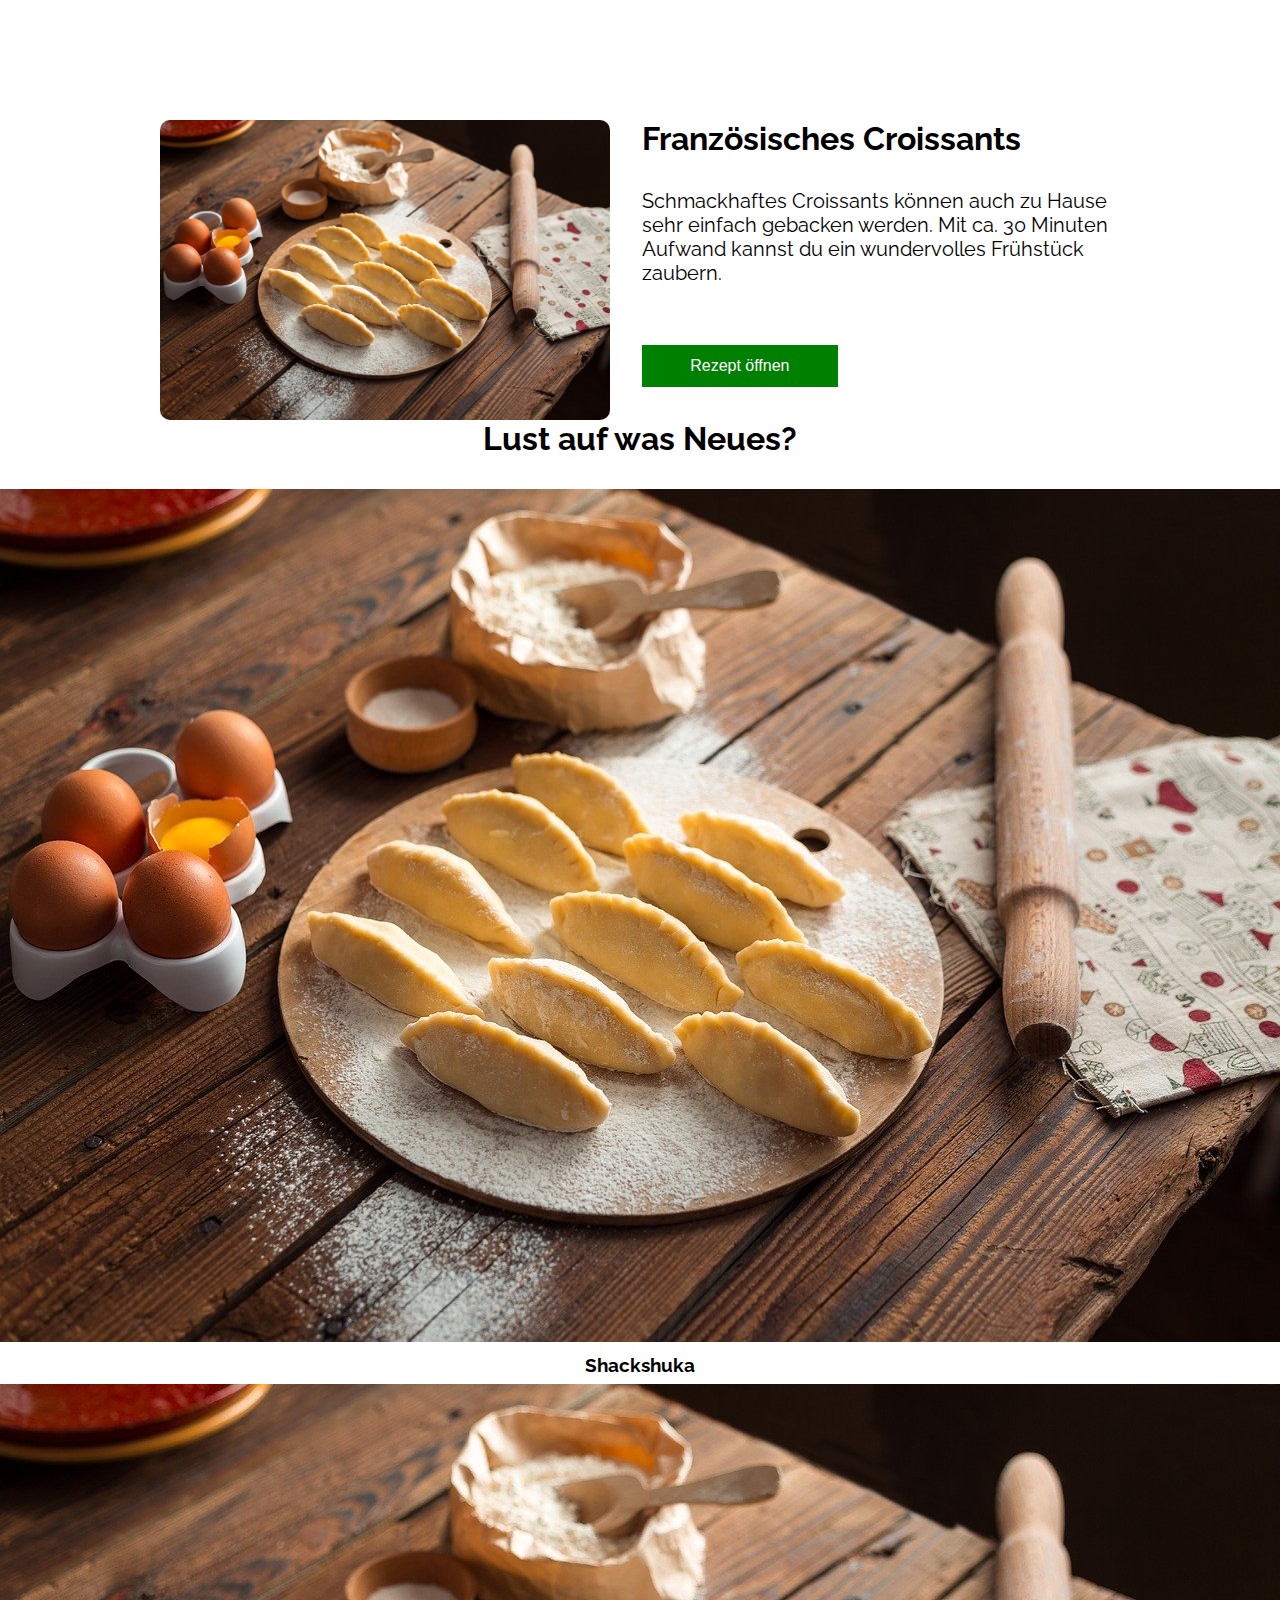
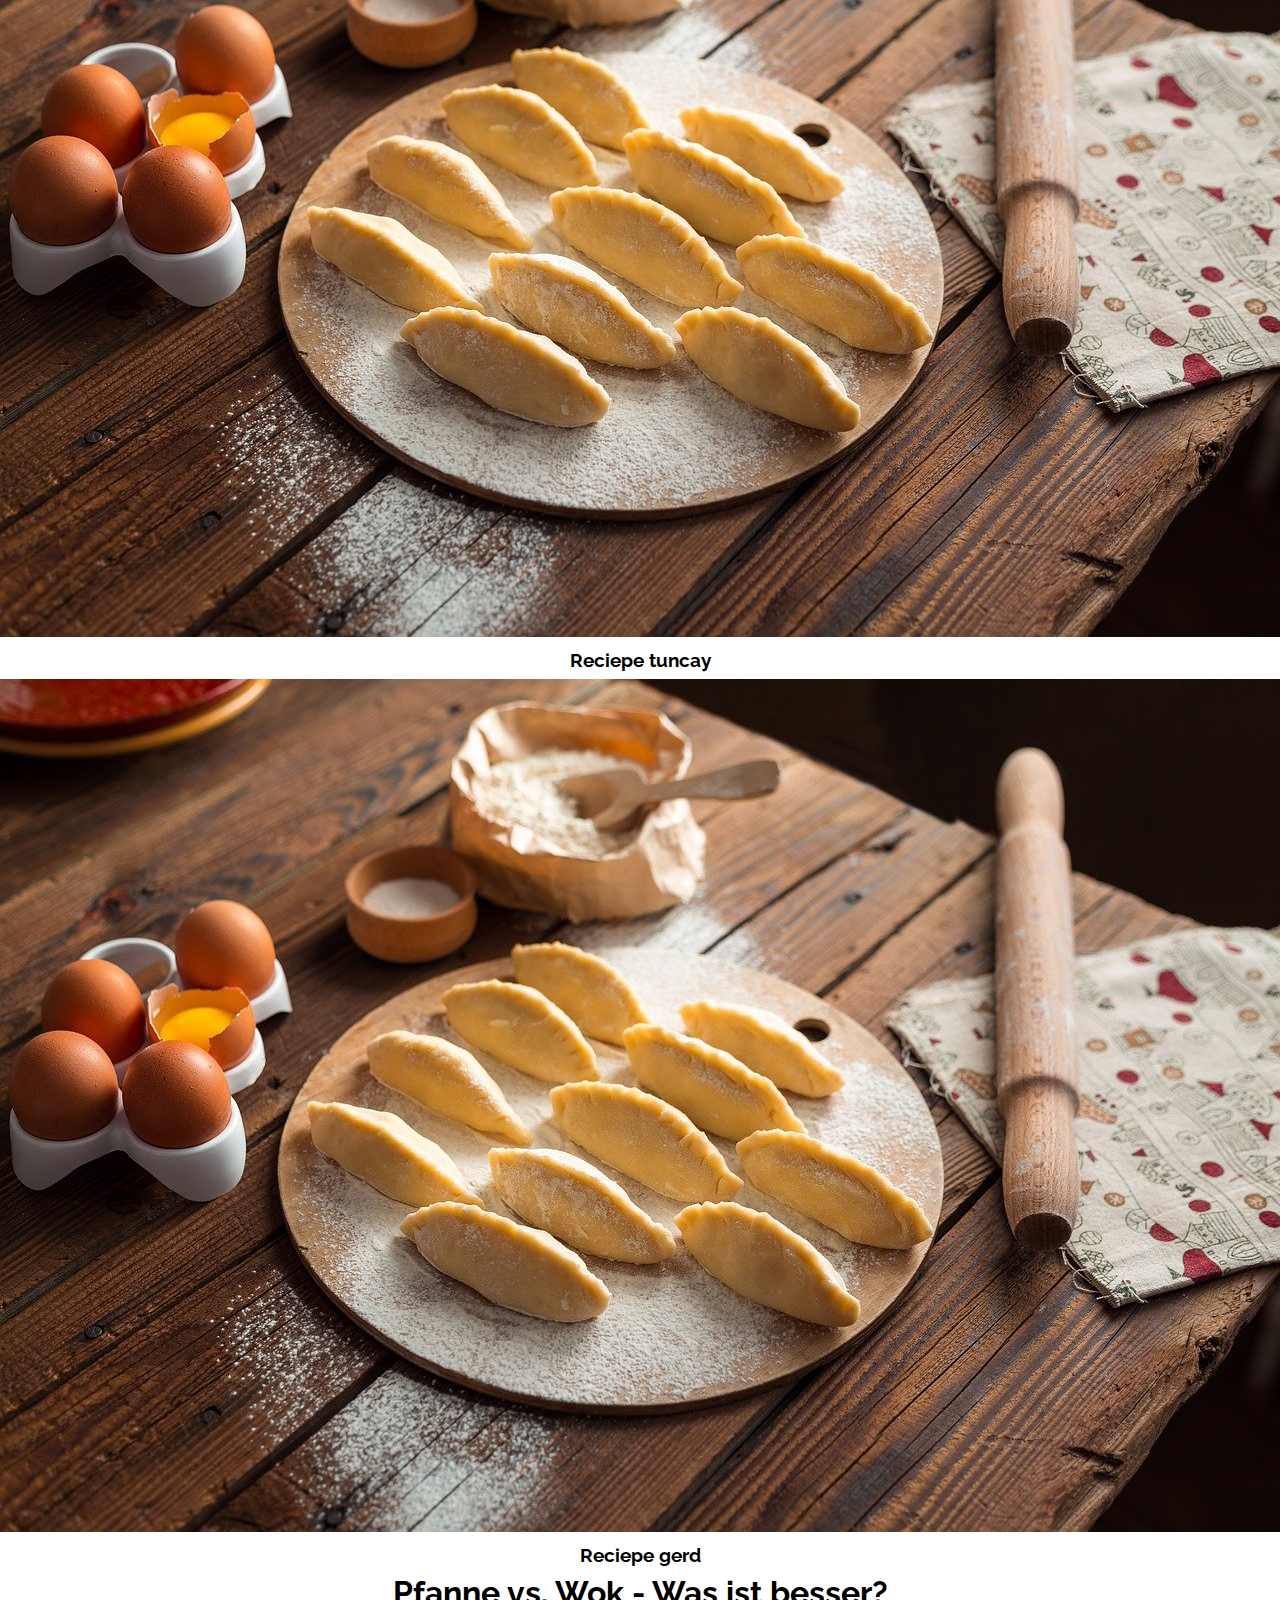
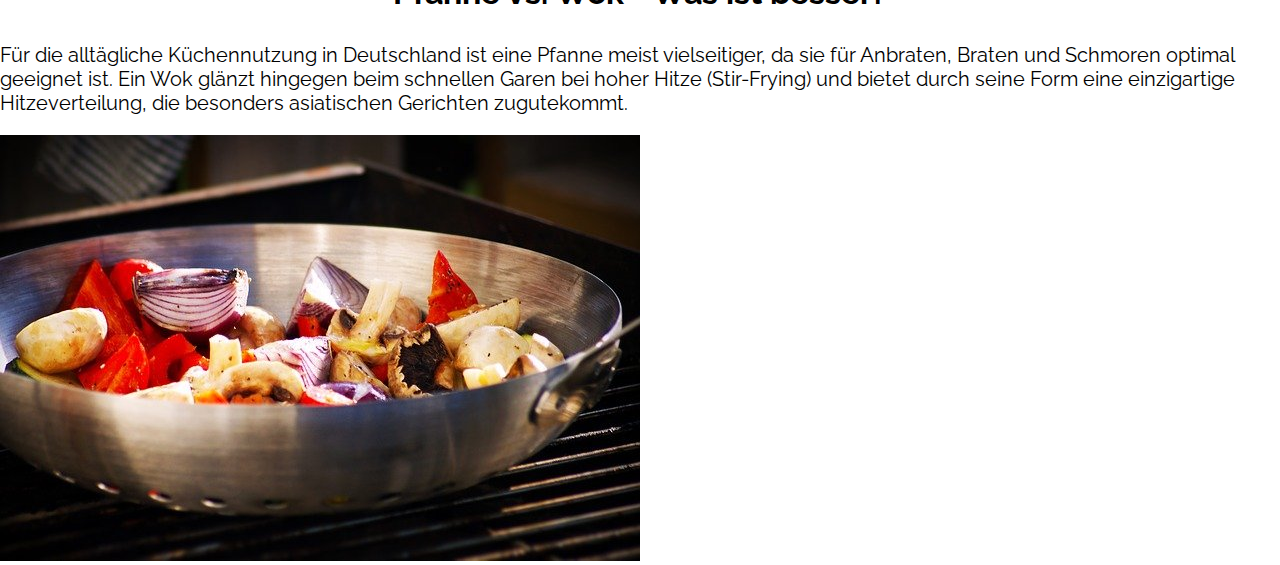
<file: index.html>
<!DOCTYPE html>
<html lang="en">
<head>
    <meta charset="UTF-8">
    <meta name="viewport" content="width=device-width, initial-scale=1.0">
    <title>Kochwelt</title>
    <link rel="stylesheet" href="main-style.css">
    <link rel="stylesheet" href="landing-page-style.css">
</head>
<body>
    <section class="section-croissants">
        <img src="./img/croissant.jpg" class="croissant-img">
        <div class="croissants-info">
            <h2 class="h2-croissants">Französisches Croissants</h2>
            <p class="croissants-text">Schmackhaftes Croissants können auch zu Hause sehr einfach gebacken werden. Mit ca. 30 Minuten Aufwand kannst du ein wundervolles Frühstück zaubern.</p>
            <button class="button">Rezept öffnen</button>
        </div>

    </section>
    <section class="section-proposal-overview">
        <h2>Lust auf was Neues?</h2>
        <div class="reciepe-overview">
            <div class="single-reciepe">
                <img class="single-reciepe-img" src="./img/croissant.jpg">
                <h3>Shackshuka</h3>
            </div>
            <div class="single-reciepe">
                <img class="single-reciepe-img" src="./img/croissant.jpg">
                <h3>Reciepe tuncay</h3>
            </div>
            <div class="single-reciepe">
                <img class="single-reciepe-img" src="./img/croissant.jpg">
                <h3>Reciepe gerd</h3>
            </div>
        </div>

    </section>
    <section class="section-further-topics">
        <h2>Pfanne vs. Wok - Was ist besser?</h2>
        <div class="container-further-topics-info">
            <p class="further-topics-text">Für die alltägliche Küchennutzung in Deutschland ist eine Pfanne meist vielseitiger, da sie für Anbraten, Braten und Schmoren optimal geeignet ist. Ein Wok glänzt hingegen beim schnellen Garen bei hoher Hitze (Stir-Frying) und bietet durch seine Form eine einzigartige Hitzeverteilung, die besonders asiatischen Gerichten zugutekommt.</p>
            <img src="./img/wok.jpg" class="further-topics-img">
        </div>

    </section>
    
</body>
</html>
</file>
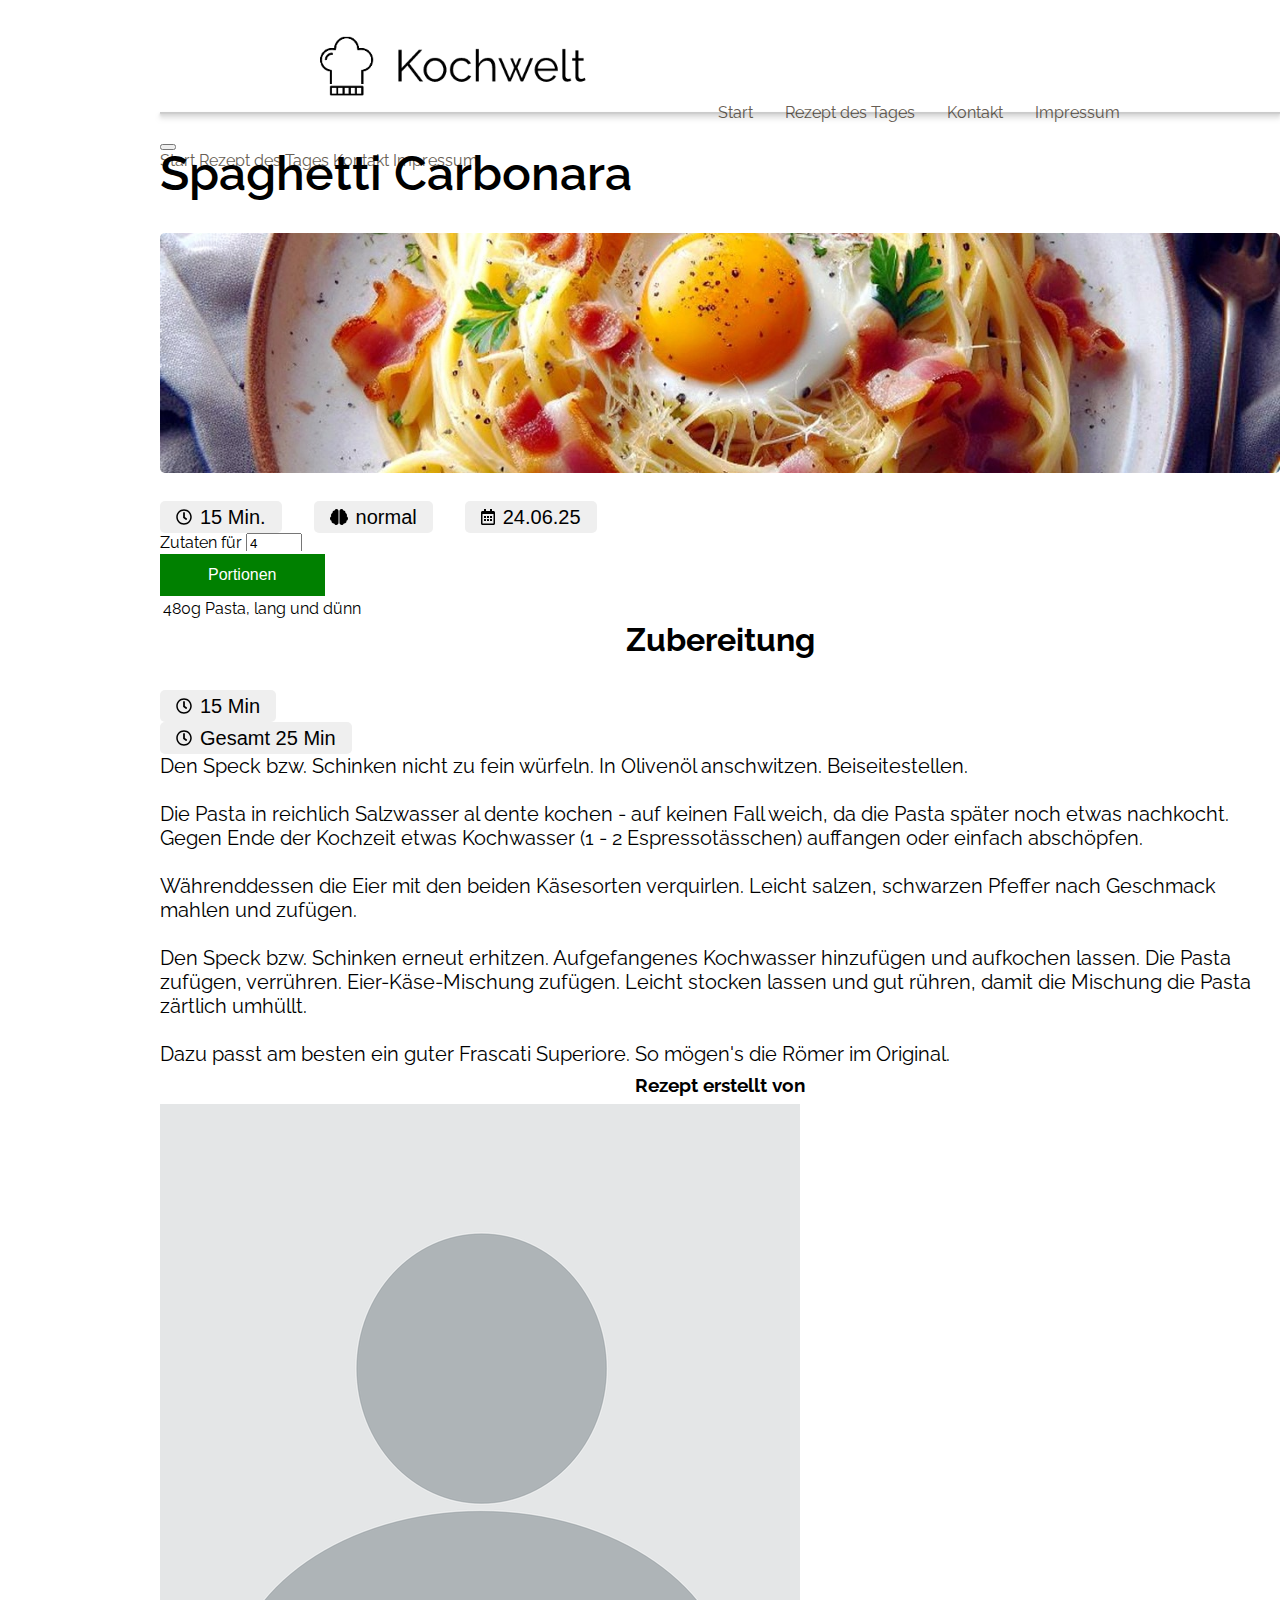
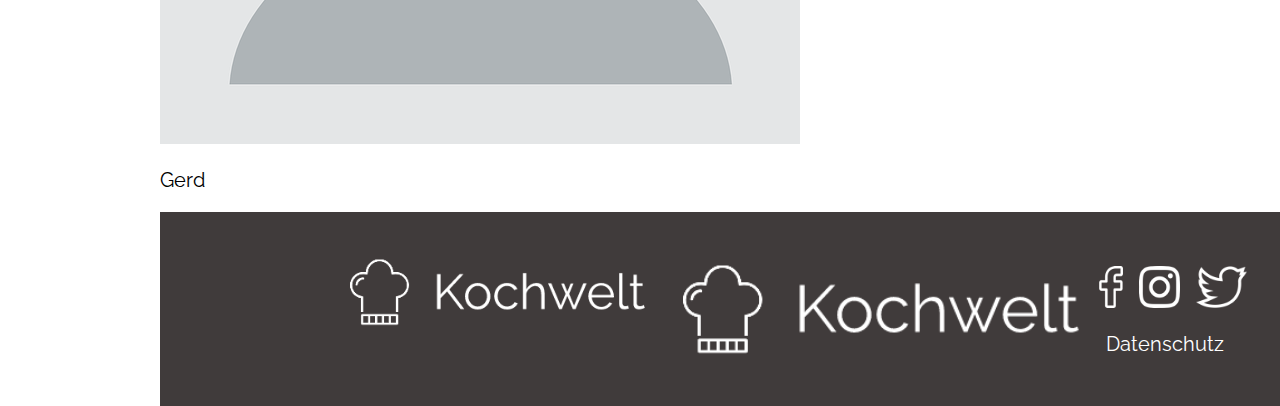
<file: carbonara.html>
<!DOCTYPE html>
<html lang="en">
<head>
    <meta charset="UTF-8">
    <meta name="viewport" content="width=device-width, initial-scale=1.0">
    <title>Pasta Carbonara</title>
    <link rel="icon" type="image/x-icon" href="./img/logo_small.png"> 
    <link rel="stylesheet" href="main-style.css">
    <link rel="stylesheet" href="carbonara.css">
    <link rel="stylesheet" href="header-style.css">
    <link rel="stylesheet" href="footer.css">
</head>
<body class="margin-body">
   <header>
        <a id="logo"role="img"href="./index.html"></a>
            <nav class="distance horizontal">
                <a class="grey" href="./index.html"target="_self">Start</a>
                <a class="grey" href="./shackshuka.html"target="_self">Rezept des Tages</a>
                <a class="grey" href="./Contact.html"target="_self">Kontakt</a>
                <a class="grey" href="./Impressum.html" target="_self">Impressum</a>
            </nav>
            <div class="dropdown">
                <button id="burgermenu" class="dropbtn" onclick="myFunction()"></button>
                <div id="myDropdown" class="dropdown-content">
                <a class="grey" href="./index.html"target="_self">Start</a>
                <a class="grey" href="./shackshuka.html"target="_self">Rezept des Tages</a>
                <a class="grey" href="./Contact.html"target="_self">Kontakt</a>
                <a class="grey" href="./Impressum.html" target="_self">Impressum</a>
                </div>
            </div>
    </header>
    <div id="separator_horizontal"></div>
    <section class="section-welcome">
        <h1>Spaghetti Carbonara</h1>
        <div class="container-carbonara-img">
            <img src="./img/carbonara_1280.jpg" alt="picture of a pasta carbonara" class="carbonara-img">
        </div>
    </section>
    <section class="section-recipe-info">
        <button class="button-info">
            <img src="./img/icons/clock-regular.svg" alt="duration of preparation" class="icon-img">
            <p>15 Min.</p>
        </button>
        <button class="button-info">
            <img src="./img/icons/brain-solid.svg" alt="skills level" class="icon-img">
            <p>normal</p>
        </button>
        <button class="button-info">
            <img src="./img/icons/calendar-alt-regular.svg" alt="date of creation" class="icon-img">
            <p>24.06.25</p>
        </button>
    </section>
    <section class="section-incredients-overview">
        <div class="divider"></div>
        <form class="scaler" id="formPortion">
                <label for="factor_portion">Zutaten für </label>
                <input type="number" id="factor_portion" min="1" max="20" value=4>
                <button type="submit" class="button" id="portionButton">Portionen</button>
        </form>
        <table class="table-style" id="table-incredients"></table>
    </section>
    <section class="section-preparation">
        <h2>Zubereitung</h2>
        <div class="section-preparation-info">
            <button class="button-info">
               <img src="./img/icons/clock-regular.svg" alt="duration of preparation" class="icon-img">
               <p>15 Min</p>
           </button>
           <button class="button-info">
               <img src="./img/icons/clock-regular.svg" alt="duration of preparation in total" class="icon-img">
               <p>Gesamt 25 Min</p>
           </button>
        </div>
        <span class="preparation-text">
            Den Speck bzw. Schinken nicht zu fein würfeln. In Olivenöl anschwitzen. Beiseitestellen.
            <br><br>
            Die Pasta in reichlich Salzwasser al dente kochen - auf keinen Fall weich, da die Pasta später noch etwas nachkocht. Gegen Ende der Kochzeit etwas Kochwasser (1 - 2 Espressotässchen) auffangen oder einfach abschöpfen.
            <br><br>
            Währenddessen die Eier mit den beiden Käsesorten verquirlen. Leicht salzen, schwarzen Pfeffer nach Geschmack mahlen und zufügen.
            <br><br>
            Den Speck bzw. Schinken erneut erhitzen. Aufgefangenes Kochwasser hinzufügen und aufkochen lassen. Die Pasta zufügen, verrühren. Eier-Käse-Mischung zufügen. Leicht stocken lassen und gut rühren, damit die Mischung die Pasta zärtlich umhüllt.
            <br><br>
            Dazu passt am besten ein guter Frascati Superiore. So mögen's die Römer im Original.
        </span>
    </section>
    <section class="section-content-owner">
        <h3>Rezept erstellt von</h3>
        <div class="container-user">
            <img src="./img/profile.png" alt="user pic" class="user-img">
            <p class="p-user-name">Gerd</p>
        </div>
    </section>
    <footer>
        <div class="footer-left-side">
            <img class="footer-logo" src="./img/logo_white.png" alt="Logo-icon">
            <img class="footer-logo-small" src="./img/logo_white_small.png" alt="Logo-icon">
        </div>

        <div class="footer-right-side">
            <div class="footer-right-top">
            <a href="https://www.facebook.com/" target="_blank"> <img class="footer-icon" src="./img/facebook_white.png" alt="facebook-icon"> </a>
            <a href="https://www.instagram.com/" target="_blank"> <img class="footer-icon" src="./img/instagram_white.png" alt="instagram-icon"> </a>
            <a href="https://x.com/" target="_blank"> <img class="footer-icon" src="./img/twitter_white.png" alt="twitter-icon"> </a>
            </div>

            <div class="footer-right-bottom"> 
                <a class="footer-link" href="Datenschutz.html"><p>Datenschutz</p> </a>
            </div>
        </div>
    </footer>
</body>
<script src="./carbonara.js"></script>
<script src="header.js"></script>
</html>
</file>
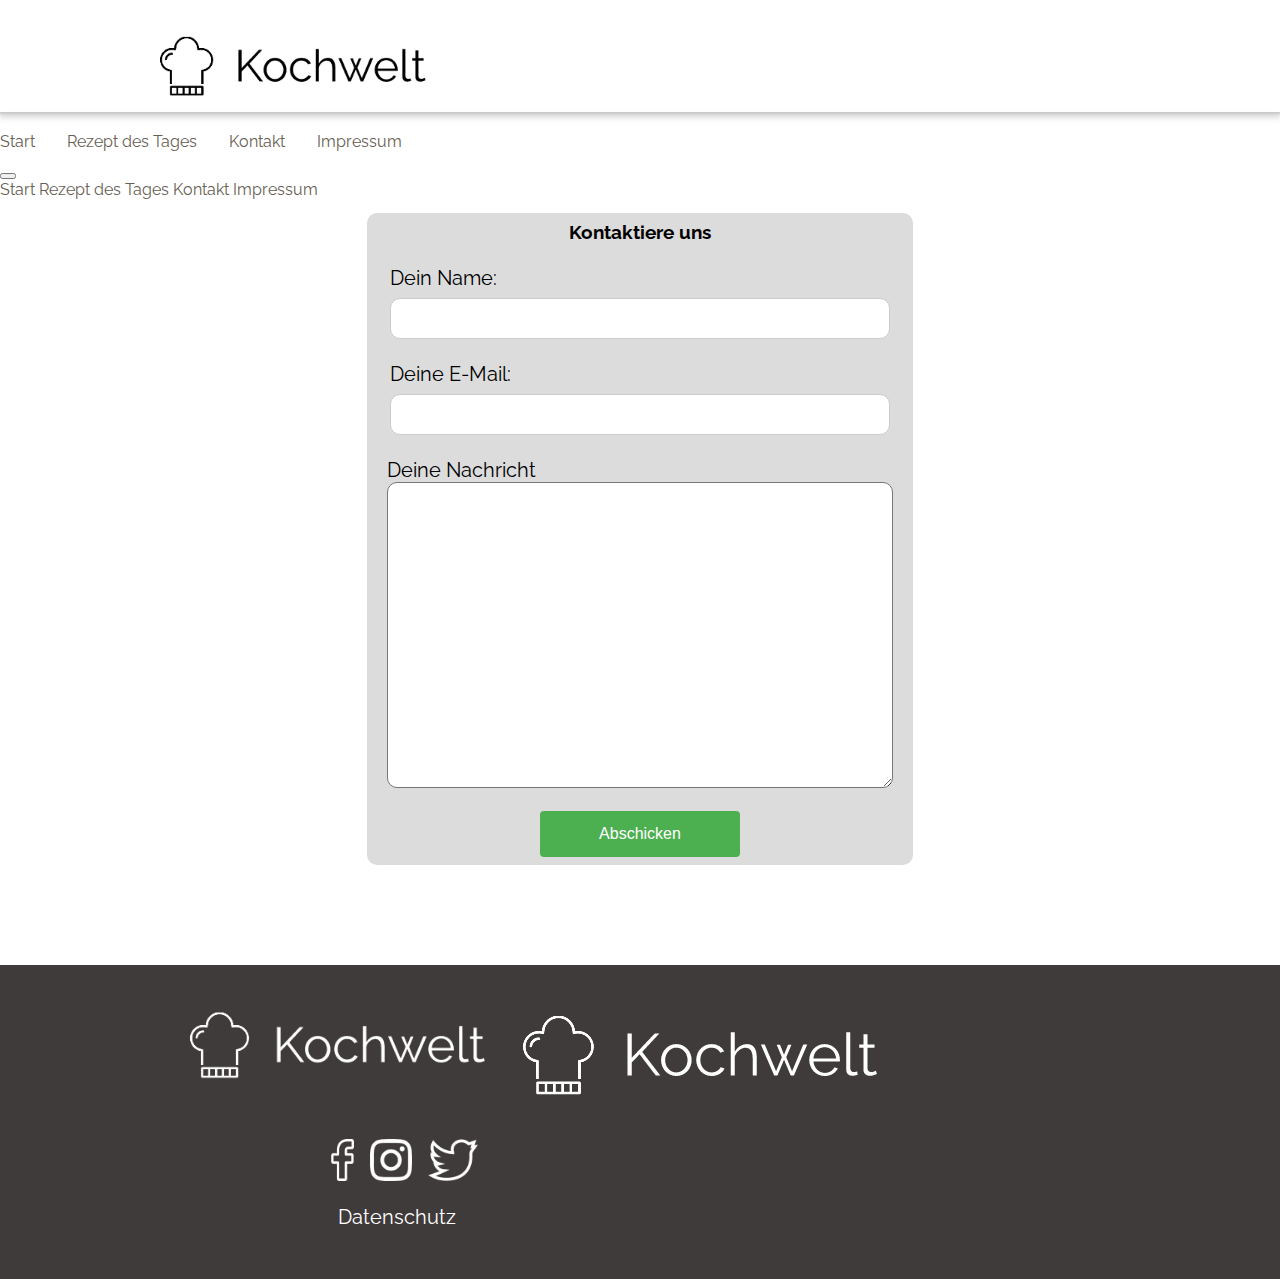
<file: Contact.html>
<!DOCTYPE html>
<html lang="en">
<head>
    <meta charset="UTF-8">
    <meta name="viewport" content="width=device-width, initial-scale=1.0">
    <title>Kochwelt</title>
    <link rel="icon" type="image/x-icon" href="./img/logo_small.png">
    <link rel="stylesheet"href="header-style.css">
    <link rel="stylesheet"href="main-style.css">
    <link rel="stylesheet"href="Contact.css">
    <link rel="stylesheet"href="footer.css">
    <script src="./Contact.js"></script>
</head>
<body>
    <div class="wrapper">
        <header>
            <section class="section-header">
                <a id="logo"role="img"href="./index.html"></a>
                <nav class="distance horizontal">
                    <a class="grey" href="./index.html"target="_self">Start</a>
                    <a class="grey" href="./shackshuka.html"target="_self">Rezept des Tages</a>
                    <a class="grey" href="./Contact.html"target="_self">Kontakt</a>
                    <a class="grey" href="./Impressum.html" target="_self">Impressum</a>
                </nav>
                <div class="dropdown">
                    <button id="burgermenu" class="dropbtn" onclick="myFunction()"></button>
                    <div id="myDropdown" class="dropdown-content">
                    <a class="grey" href="./index.html"target="_self">Start</a>
                    <a class="grey" href="./shackshuka.html"target="_self">Rezept des Tages</a>
                    <a class="grey" href="./Contact.html"target="_self">Kontakt</a>
                    <a class="grey" href="./Impressum.html" target="_self">Impressum</a>
                    </div>
                </div>
            </section>
        </header>
        <div id="separator_horizontal"></div>
        <div class="form-wrapper">
            <form class="formfield" onsubmit="sendMail(event)">
                <h3 id="leftaligningcontact">Kontaktiere uns</h3>
                <label class="grouping" for="Dein Name">
                    <span> Dein Name: </span>
                    <input class="input-textarea" type="text" name="name"required="text">
                </label>
                <label class="grouping" for="Deine E-Mail">
                    <span> Deine E-Mail: </span>
                    <input class="input-textarea" type="email" name="email"required="email">
                </label>
                <label class="grouping" for="Deine Nachricht">
                    <span> Deine Nachricht </span>
                    <textarea class="message-area" name="Message"></textarea>
                </label>
                <button class="input-submit" type="submit">Abschicken</button>
            </form>
        </div>
        <footer>
            <section class="section-footer">
                <div class="footer-left-side">
                    <img class="footer-logo" src="./img/logo_white.png" alt="Logo-icon">
                    <img class="footer-logo-small" src="./img/logo_white_small.png" alt="Logo-icon">
                </div>
                <div class="footer-right-side">
                    <div class="footer-right-top">
                        <a href="https://www.facebook.com/" target="_blank"> <img class="footer-icon" src="./img/facebook_white.png" alt="facebook-icon"> </a>
                        <a href="https://www.instagram.com/" target="_blank"> <img class="footer-icon" src="./img/instagram_white.png" alt="instagram-icon"> </a>
                        <a href="https://www.instagram.com/" target="_blank"> <img class="footer-icon" src="./img/twitter_white.png" alt="twitter-icon"> </a>
                    </div>
                    <div> 
                        <a class="footer-link" href="Datenschutz.html"><p>Datenschutz</p> </a>
                    </div>
                </div>
            </section>
        </footer>
    </div>
</body>
<script src="header.js"></script>
</html>
</file>
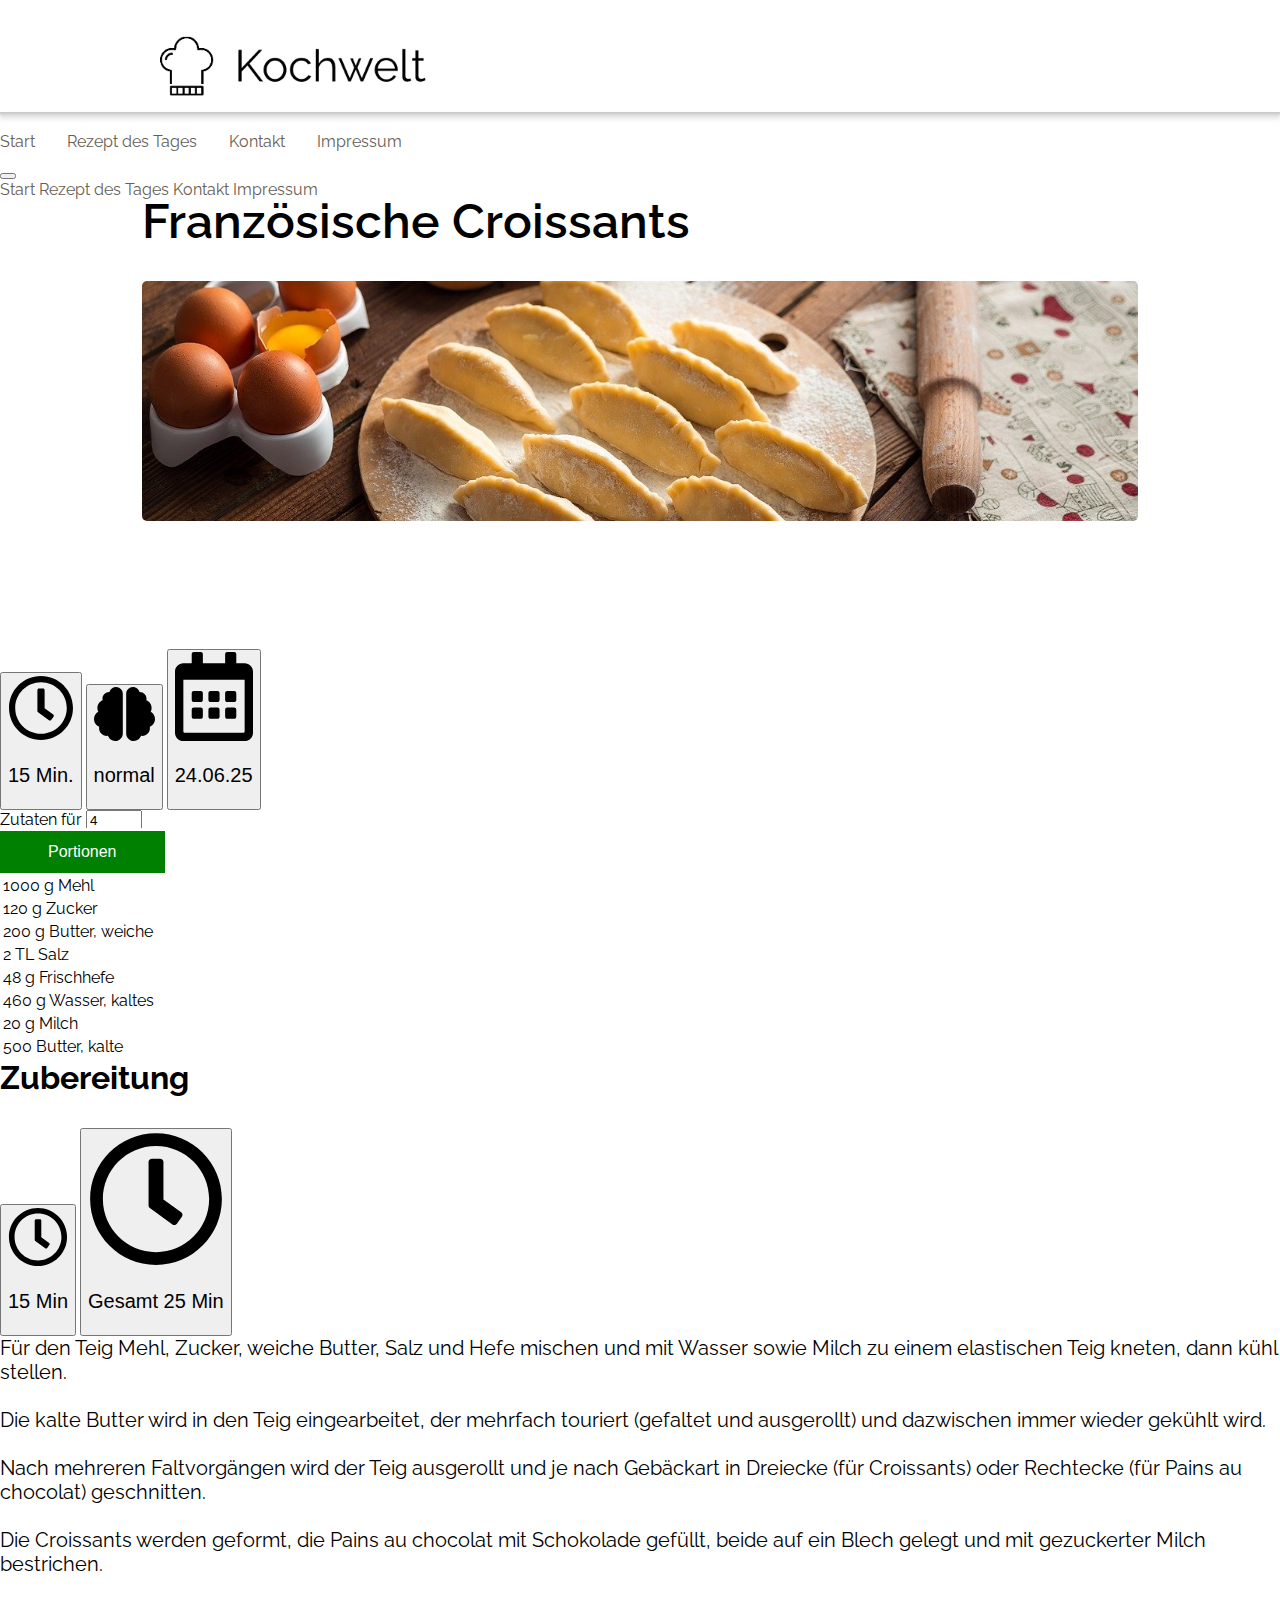
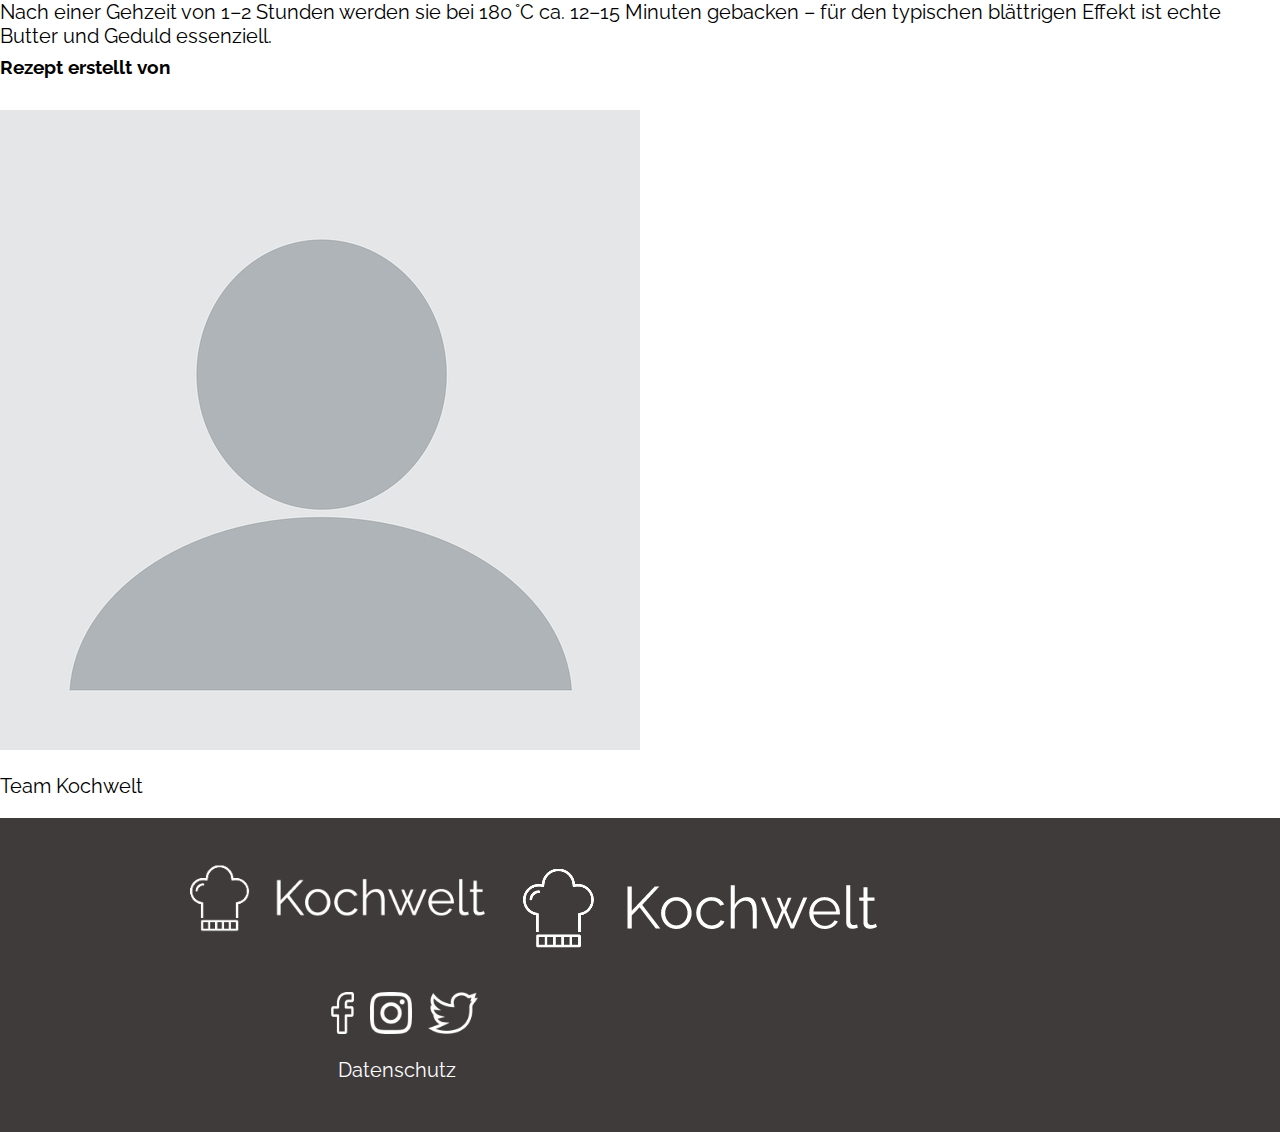
<file: croissants.html>
<!DOCTYPE html>
<html lang="en">
<head>
    <meta charset="UTF-8">
    <meta name="viewport" content="width=device-width, initial-scale=1.0">
    <title>Französische Croissants</title>
    <link rel="icon" type="image/x-icon" href="./img/logo_small.png"> 
    <link rel="stylesheet" href="main-style.css">
    <link rel="stylesheet" href="croissants.css">
    <link rel="stylesheet" href="header-style.css">
    <link rel="stylesheet" href="footer.css">
</head>
<body>
    <div class="wrapper">
        <header>
            <section class="section-header">
                <a id="logo"role="img"href="./index.html"></a>
                <nav class="distance horizontal">
                    <a class="grey" href="./index.html"target="_self">Start</a>
                    <a class="grey" href="./shackshuka.html"target="_self">Rezept des Tages</a>
                    <a class="grey" href="./Contact.html"target="_self">Kontakt</a>
                    <a class="grey" href="./Impressum.html" target="_self">Impressum</a>
                </nav>
                <div class="dropdown">
                    <button id="burgermenu" class="dropbtn" onclick="myFunction()"></button>
                    <div id="myDropdown" class="dropdown-content">
                    <a class="grey" href="./index.html"target="_self">Start</a>
                    <a class="grey" href="./shackshuka.html"target="_self">Rezept des Tages</a>
                    <a class="grey" href="./Contact.html"target="_self">Kontakt</a>
                    <a class="grey" href="./Impressum.html" target="_self">Impressum</a>
                    </div>
                </div>
            </section>
        </header>
        <div id="separator_horizontal"></div>
        <div class="content-limiter">
            <section class="section-welcome">
                <h1>Französische Croissants</h1>
                <div class="container-carbonara-img">
                    <img src="./img/croissant.jpg" alt="picture of a big croissant" class="carbonara-img">
                </div>
            </section>
            <section class="section-recipe-info">
                <button class="button-info">
                    <img src="./img/icons/clock-regular.svg" alt="duration of preparation" class="icon-img">
                    <p>15 Min.</p>
                </button>
                <button class="button-info">
                    <img src="./img/icons/brain-solid.svg" alt="skills level" class="icon-img">
                    <p>normal</p>
                </button>
                <button class="button-info">
                    <img src="./img/icons/calendar-alt-regular.svg" alt="date of creation" class="icon-img">
                    <p>24.06.25</p>
                </button>
            </section>
            <section class="section-incredients-overview">
                <div class="divider"></div>
                <form class="scaler" id="formPortion">
                        <label for="factor_portion">Zutaten für </label>
                        <input type="number" id="factor_portion" min="1" max="20" value=4>
                        <button type="submit" class="button" id="portionButton">Portionen</button>
                </form>
                <table class="table-style" id="table-incredients"></table>
            </section>
            <section class="section-preparation">
                <h2>Zubereitung</h2>
                <div class="section-preparation-info">
                    <button class="button-info">
                        <img src="./img/icons/clock-regular.svg" alt="duration of preparation" class="icon-img">
                        <p>15 Min</p>
                    </button>
                    <button class="button-info">
                        <img src="./img/icons/clock-regular.svg" alt="duration of preparation in total" class="icon-img">
                        <p>Gesamt 25 Min</p>
                    </button>
                </div>
                <span class="preparation-text">
                    Für den Teig Mehl, Zucker, weiche Butter, Salz und Hefe mischen und mit Wasser sowie Milch zu einem elastischen Teig kneten, dann kühl stellen. 
                    <br><br>
                    Die kalte Butter wird in den Teig eingearbeitet, der mehrfach touriert (gefaltet und ausgerollt) und dazwischen immer wieder gekühlt wird.
                    <br><br>
                    Nach mehreren Faltvorgängen wird der Teig ausgerollt und je nach Gebäckart in Dreiecke (für Croissants) oder Rechtecke (für Pains au chocolat) geschnitten.
                    <br><br>
                    Die Croissants werden geformt, die Pains au chocolat mit Schokolade gefüllt, beide auf ein Blech gelegt und mit gezuckerter Milch bestrichen.
                    <br><br>
                    Nach einer Gehzeit von 1–2 Stunden werden sie bei 180 °C ca. 12–15 Minuten gebacken – für den typischen blättrigen Effekt ist echte Butter und Geduld essenziell.
                </span>
            </section>
            <section class="section-content-owner">
                <h3>Rezept erstellt von</h3>
                <div class="container-user">
                    <img src="./img/profile.png" alt="user pic" class="user-img">
                    <p class="p-user-name">Team Kochwelt</p>
                </div>
            </section>
        </div>
        <footer>
            <section class="section-footer">
                <div class="footer-left-side">
                    <img class="footer-logo" src="./img/logo_white.png" alt="Logo-icon">
                    <img class="footer-logo-small" src="./img/logo_white_small.png" alt="Logo-icon">
                </div>
                <div class="footer-right-side">
                    <div class="footer-right-top">
                        <a href="https://www.facebook.com/" target="_blank"> <img class="footer-icon" src="./img/facebook_white.png" alt="facebook-icon"> </a>
                        <a href="https://www.instagram.com/" target="_blank"> <img class="footer-icon" src="./img/instagram_white.png" alt="instagram-icon"> </a>
                        <a href="https://x.com/" target="_blank"> <img class="footer-icon" src="./img/twitter_white.png" alt="twitter-icon"> </a>
                    </div>
                    <div class="footer-right-bottom"> 
                        <a class="footer-link" href="Datenschutz.html"><p>Datenschutz</p> </a>
                    </div>
                </div>
            </section>
        </footer>
    </div>
</body>
<script src="croissant.js"></script>
<script src="header.js"></script>
</html>
</file>
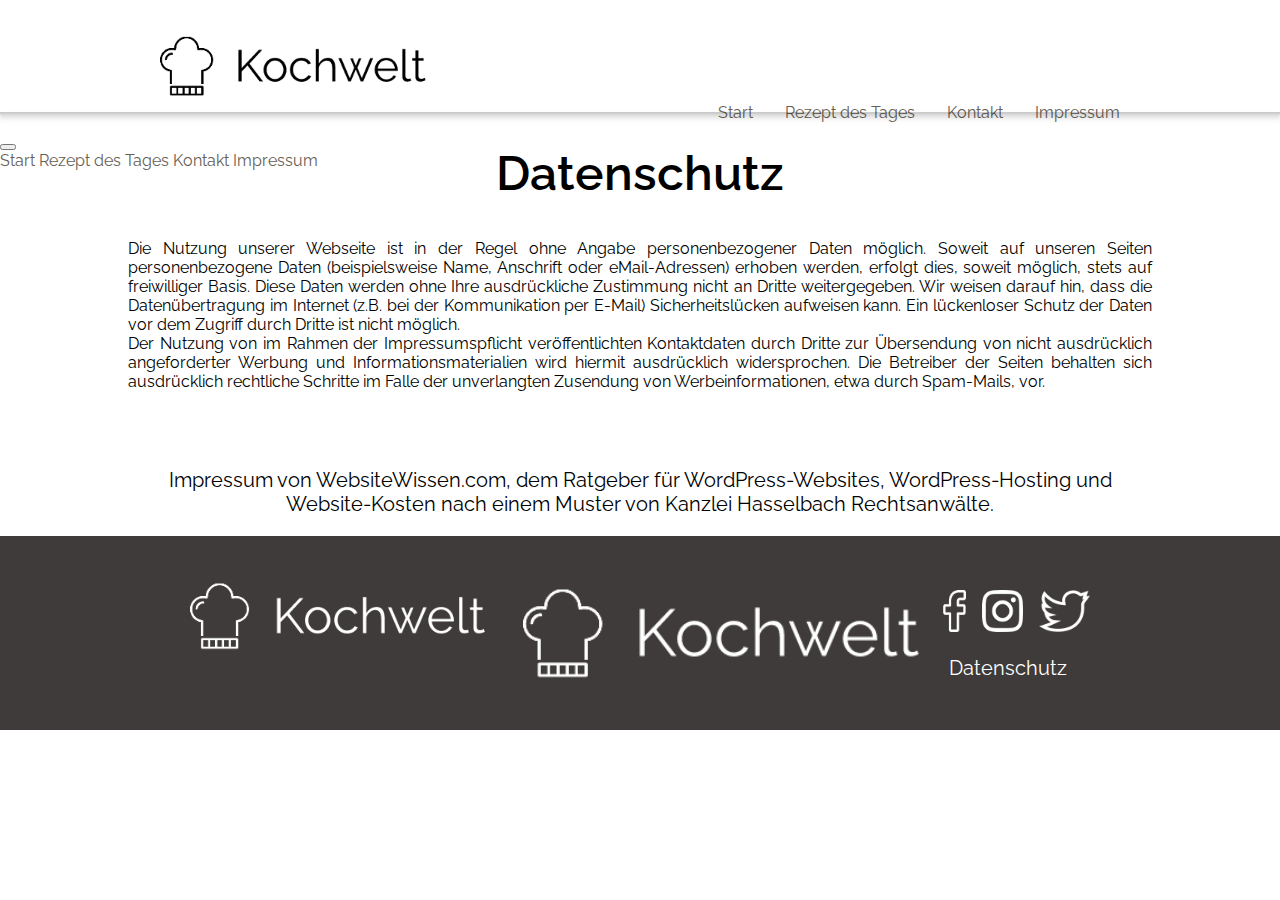
<file: Datenschutz.html>
<!DOCTYPE html>
<html lang="en">
    <head>
        <meta charset="UTF-8" />
        <meta name="viewport" content="width=device-width, initial-scale=1.0" />
        <title>Kochwelt</title>
        <link rel="icon" type="image/x-icon" href="./img/logo_small.png" />
        <link rel="stylesheet" href="header-style.css" />
        <link rel="stylesheet" href="main-style.css" />        
        <link rel="stylesheet" href="footer.css" />
    </head>
    <body style="height:100vh" class="container-landing-page">
    <header>
        <a id="logo"role="img"href="./index.html"></a>
            <nav class="distance horizontal">
                <a class="grey" href="./index.html"target="_self">Start</a>
                <a class="grey" href="./shackshuka.html"target="_self">Rezept des Tages</a>
                <a class="grey" href="./Contact.html"target="_self">Kontakt</a>
                <a class="grey" href="./Impressum.html" target="_self">Impressum</a>
            </nav>
            <div class="dropdown">
                <button id="burgermenu" class="dropbtn" onclick="myFunction()"></button>
                <div id="myDropdown" class="dropdown-content">
                <a class="grey" href="./index.html"target="_self">Start</a>
                <a class="grey" href="./shackshuka.html"target="_self">Rezept des Tages</a>
                <a class="grey" href="./Contact.html"target="_self">Kontakt</a>
                <a class="grey" href="./Impressum.html" target="_self">Impressum</a>
                </div>
            </div>
    </header>
    <div id="separator_horizontal"></div>
        <div style="text-align: center" class="container-main-content">
            <h1>Datenschutz</h1>
        <br>
        <br>
        <article style="margin-left: clamp(24px, 10vw, 160px); margin-right: clamp(24px, 10vw, 160px); text-align: justify;"> 
        Die Nutzung unserer Webseite ist in der Regel ohne Angabe personenbezogener Daten möglich. Soweit auf unseren Seiten personenbezogene Daten (beispielsweise Name, Anschrift oder eMail-Adressen) erhoben werden, erfolgt dies, soweit möglich, stets auf freiwilliger Basis. Diese Daten werden ohne Ihre ausdrückliche Zustimmung nicht an Dritte weitergegeben.
        Wir weisen darauf hin, dass die Datenübertragung im Internet (z.B. bei der Kommunikation per E-Mail) Sicherheitslücken aufweisen kann. Ein lückenloser Schutz der Daten vor dem Zugriff durch Dritte ist nicht möglich. <br>
        Der Nutzung von im Rahmen der Impressumspflicht veröffentlichten Kontaktdaten durch Dritte zur Übersendung von nicht ausdrücklich angeforderter Werbung und Informationsmaterialien wird hiermit ausdrücklich widersprochen. Die Betreiber der Seiten behalten sich ausdrücklich rechtliche Schritte im Falle der unverlangten Zusendung von Werbeinformationen, etwa durch Spam-Mails, vor.
        </article>
        <br>
        <br>
        <br>
        <p style="margin-left: clamp(24px, 10vw, 160px); margin-right: clamp(24px, 10vw, 160px);">
            Impressum von <a href="https://websitewissen.com">WebsiteWissen.com</a>, dem Ratgeber für
            <a href="https://websitewissen.com/wordpress-website-erstellen" rel="dofollow">WordPress-Websites</a>,
            <a href="https://websitewissen.com/wordpress-hosting-vergleich" rel="dofollow">WordPress-Hosting</a> und
            <a href="https://websitewissen.com/website-kosten" rel="dofollow">Website-Kosten</a> nach einem Muster
            von
            <a href="https://www.kanzlei-hasselbach.de/" rel="dofollow">Kanzlei Hasselbach Rechtsanwälte</a>.
        </p>
    </div>
        <footer>
        <div class="footer-left-side">
            <img class="footer-logo" src="./img/logo_white.png" alt="Logo-icon">
            <img class="footer-logo-small" src="./img/logo_white_small.png" alt="Logo-icon">
        </div>
        <div class="footer-right-side">
            <div class="footer-right-top">
            <a href="https://www.facebook.com/" target="_blank"> <img class="footer-icon" src="./img/facebook_white.png" alt="facebook-icon"> </a>
            <a href="https://www.instagram.com/" target="_blank"> <img class="footer-icon" src="./img/instagram_white.png" alt="instagram-icon"> </a>
            <a href="https://x.com/" target="_blank"> <img class="footer-icon" src="./img/twitter_white.png" alt="twitter-icon"> </a>
            </div>
            <div class="footer-right-bottom"> 
                <a class="footer-link" href="Datenschutz.html"><p>Datenschutz</p> </a>
            </div>
        </div>
    </footer>
    <script src="header.js"></script>
    <script src="Contact.js"></script>
    </body>
</html>
</file>
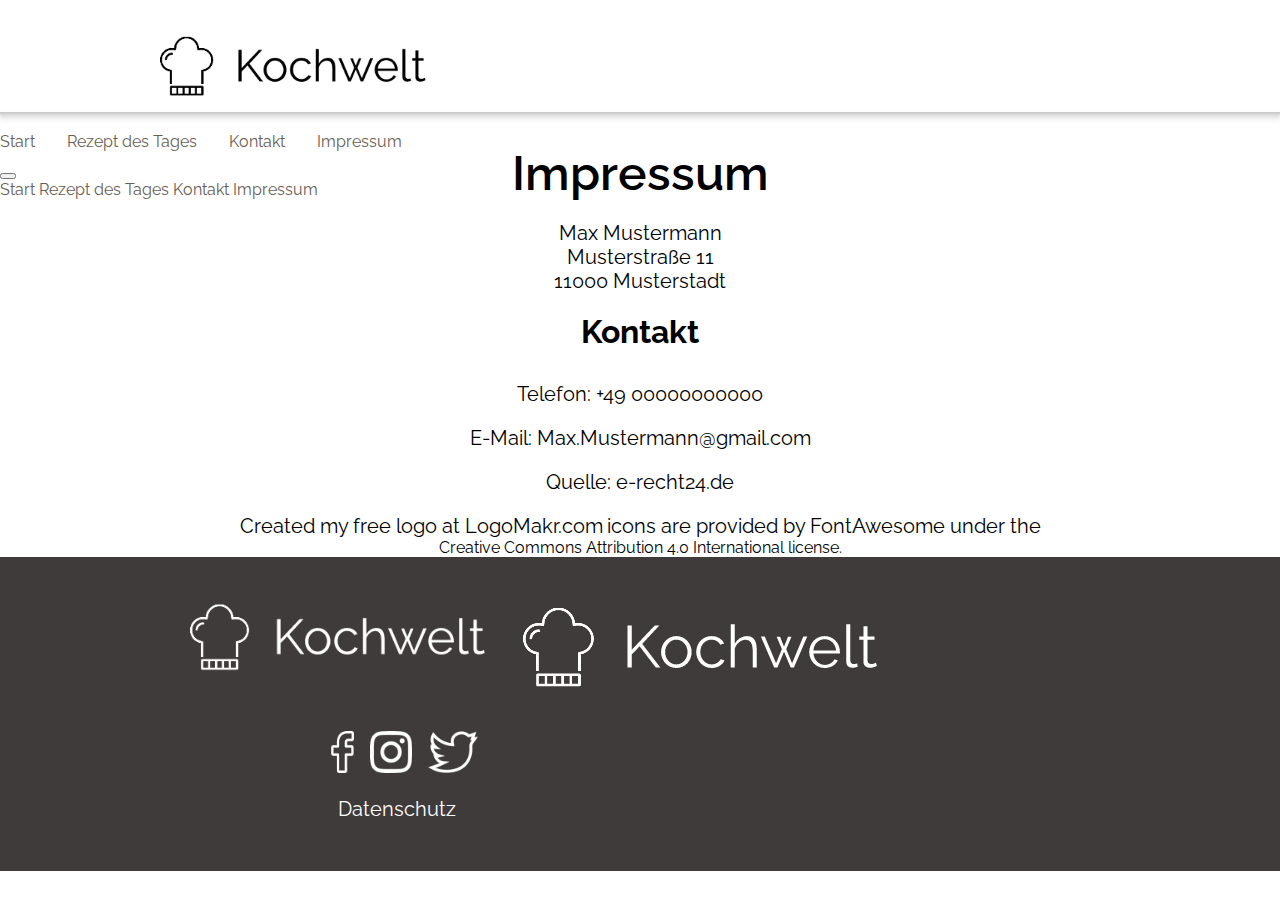
<file: Impressum.html>
<!DOCTYPE html>
<html lang="en">
  <head>
    <meta charset="UTF-8" />
    <meta name="viewport" content="width=device-width, initial-scale=1.0" />
    <title>Kochwelt</title>
    <link rel="icon" type="image/x-icon" href="./img/logo_small.png" />
    <link rel="stylesheet" href="header-style.css" />
    <link rel="stylesheet" href="main-style.css" />        
    <link rel="stylesheet" href="footer.css" />
  </head>
  <body>
    <div class="wrapper">
      <header>
        <section class="section-header">
          <a id="logo"role="img"href="./index.html"></a>
          <nav class="distance horizontal">
              <a class="grey" href="./index.html"target="_self">Start</a>
              <a class="grey" href="./shackshuka.html"target="_self">Rezept des Tages</a>
              <a class="grey" href="./Contact.html"target="_self">Kontakt</a>
              <a class="grey" href="./Impressum.html" target="_self">Impressum</a>
          </nav>
          <div class="dropdown">
              <button id="burgermenu" class="dropbtn" onclick="myFunction()"></button>
              <div id="myDropdown" class="dropdown-content">
              <a class="grey" href="./index.html"target="_self">Start</a>
              <a class="grey" href="./shackshuka.html"target="_self">Rezept des Tages</a>
              <a class="grey" href="./Contact.html"target="_self">Kontakt</a>
              <a class="grey" href="./Impressum.html" target="_self">Impressum</a>
              </div>
          </div>
        </section>
      </header>
      <div id="separator_horizontal"></div>
      <div style="text-align: center" class="container-main-content">
        <h1>Impressum</h1>
        <p>
          Max Mustermann<br />
          Musterstraße 11<br/>
          11000 Musterstadt
        </p>
        <h2>Kontakt</h2>
        <p>Telefon: +49 00000000000<br /></p>
        <p>
          E-Mail:
          <a href="mailto:felix.jemlich@gmail.com">Max.Mustermann@gmail.com</a>
        </p>
        <p>Quelle: <a href="https://www.e-recht24.de">e-recht24.de</a></p>
        <article>
        <span>Created my free logo at <a href="https://logomakr.com/" target="_blank">LogoMakr.com</a></span>
        <span>icons are provided by <a href="https://fontawesome.com/" rel="nofollow" target="_blank">FontAwesome</a> under the
        </article>
          <a href="https://fontawesome.com/license" target="_blank" rel="nofollow">Creative Commons Attribution 4.0 International license</a>.
          </span>
      </div>
      <footer>
        <section class="section-footer">
          <div class="footer-left-side">
            <img class="footer-logo" src="./img/logo_white.png" alt="Logo-icon">
            <img class="footer-logo-small" src="./img/logo_white_small.png" alt="Logo-icon">
          </div>
          <div class="footer-right-side">
            <div class="footer-right-top">
              <a href="https://www.facebook.com/" target="_blank"> <img class="footer-icon" src="./img/facebook_white.png" alt="facebook-icon"> </a>
              <a href="https://www.instagram.com/" target="_blank"> <img class="footer-icon" src="./img/instagram_white.png" alt="instagram-icon"> </a>
              <a href="https://x.com/" target="_blank"> <img class="footer-icon" src="./img/twitter_white.png" alt="twitter-icon"> </a>
            </div>
            <div class="footer-right-bottom"> 
              <a class="footer-link" href="Datenschutz.html"><p>Datenschutz</p> </a>
            </div>
          </div>
        </section>
      </footer>
    </div>
  </body>
  <script src="header.js"></script>
</html>
</file>
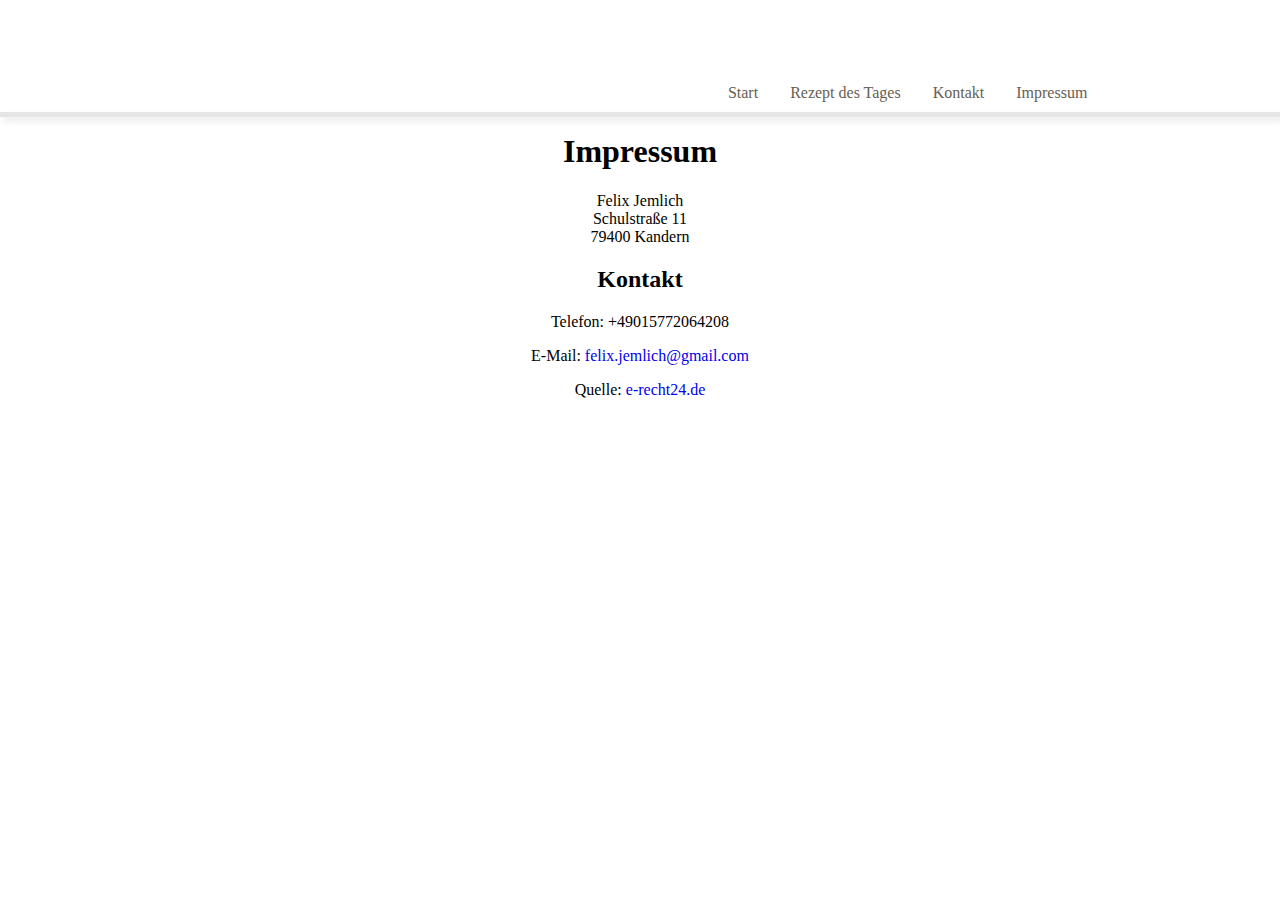
<file: landing_page_Impressum.html>
<!DOCTYPE html>
<html lang="en">
<head>
    <meta charset="UTF-8">
    <meta name="viewport" content="width=device-width, initial-scale=1.0">
    <title>Impressum</title>
    <link rel="icon" type="image/x-icon" href="/img/logo_small.png">
    <style>
        header {
            height: 112px;
            width: 100%;
            margin: 0px;
            display: flex;
            flex-direction: row;
            flex-wrap: wrap;
            justify-content: space-around;
        }
        body {
            margin:0px;
        }
        .grey {
            color: #675E54;
        }
        #logo {
            background-image: url(./img/logo.png);
            background-repeat: no-repeat;
            background-size: contain;
            background-position: center;
            width: 300px;
            height: 92px;
            display: flex;
            margin-top:20px;
        }
        a {
            text-decoration: none;
        }
        a:hover {
            text-decoration: underline;
            color: green;
        }
        .distance {
            gap:32px;
            padding-bottom: 10px;
            padding-right: 50px;
        }
        .horizontal{
            display:flex;
            align-items: flex-end;
        }
        a:hover {
            text-decoration: underline;
            color: green;
        }
        #separator_horizontal {
            border-bottom: 5px solid grey;
            filter:drop-shadow(4px 4px 3px rgb(131, 131, 131));
            opacity: 0.2;
            width:100%;
        }
        /* #separator_horizontal > * { 
            filter: none;
        } */
    </style> <!--hier Klassen kopieren und wenn notwendig anpassen-->
</head>
<body>
        <header>
        <a href="./index.html"><div id="logo"></div></a>
            <nav class="distance horizontal">
                <a class="grey" href="/header.html"target="_self">Start</a>
                <a class="grey" href=""target="_self">Rezept des Tages</a>
                <a class="grey" href="/landing_page_Kontakt.html"target="_self">Kontakt</a>
                <a class="grey" href="/landing_page_Impressum.html" target="_self">Impressum</a>
            </nav>
            <div id="separator_horizontal"></div>
    </header>
<div style="text-align: center;">
<h1>Impressum</h1>
<p>Felix Jemlich<br />
Schulstra&szlig;e 11<br />
79400 Kandern</p>

<h2>Kontakt</h2>
<p>Telefon: +49015772064208<br /></p>
<p>E-Mail: <a href="mailto:felix.jemlich@gmail.com">felix.jemlich@gmail.com</a></p>

<p>Quelle: <a href="https://www.e-recht24.de">e-recht24.de</a></p>
</div>
</body>
</html>
</file>
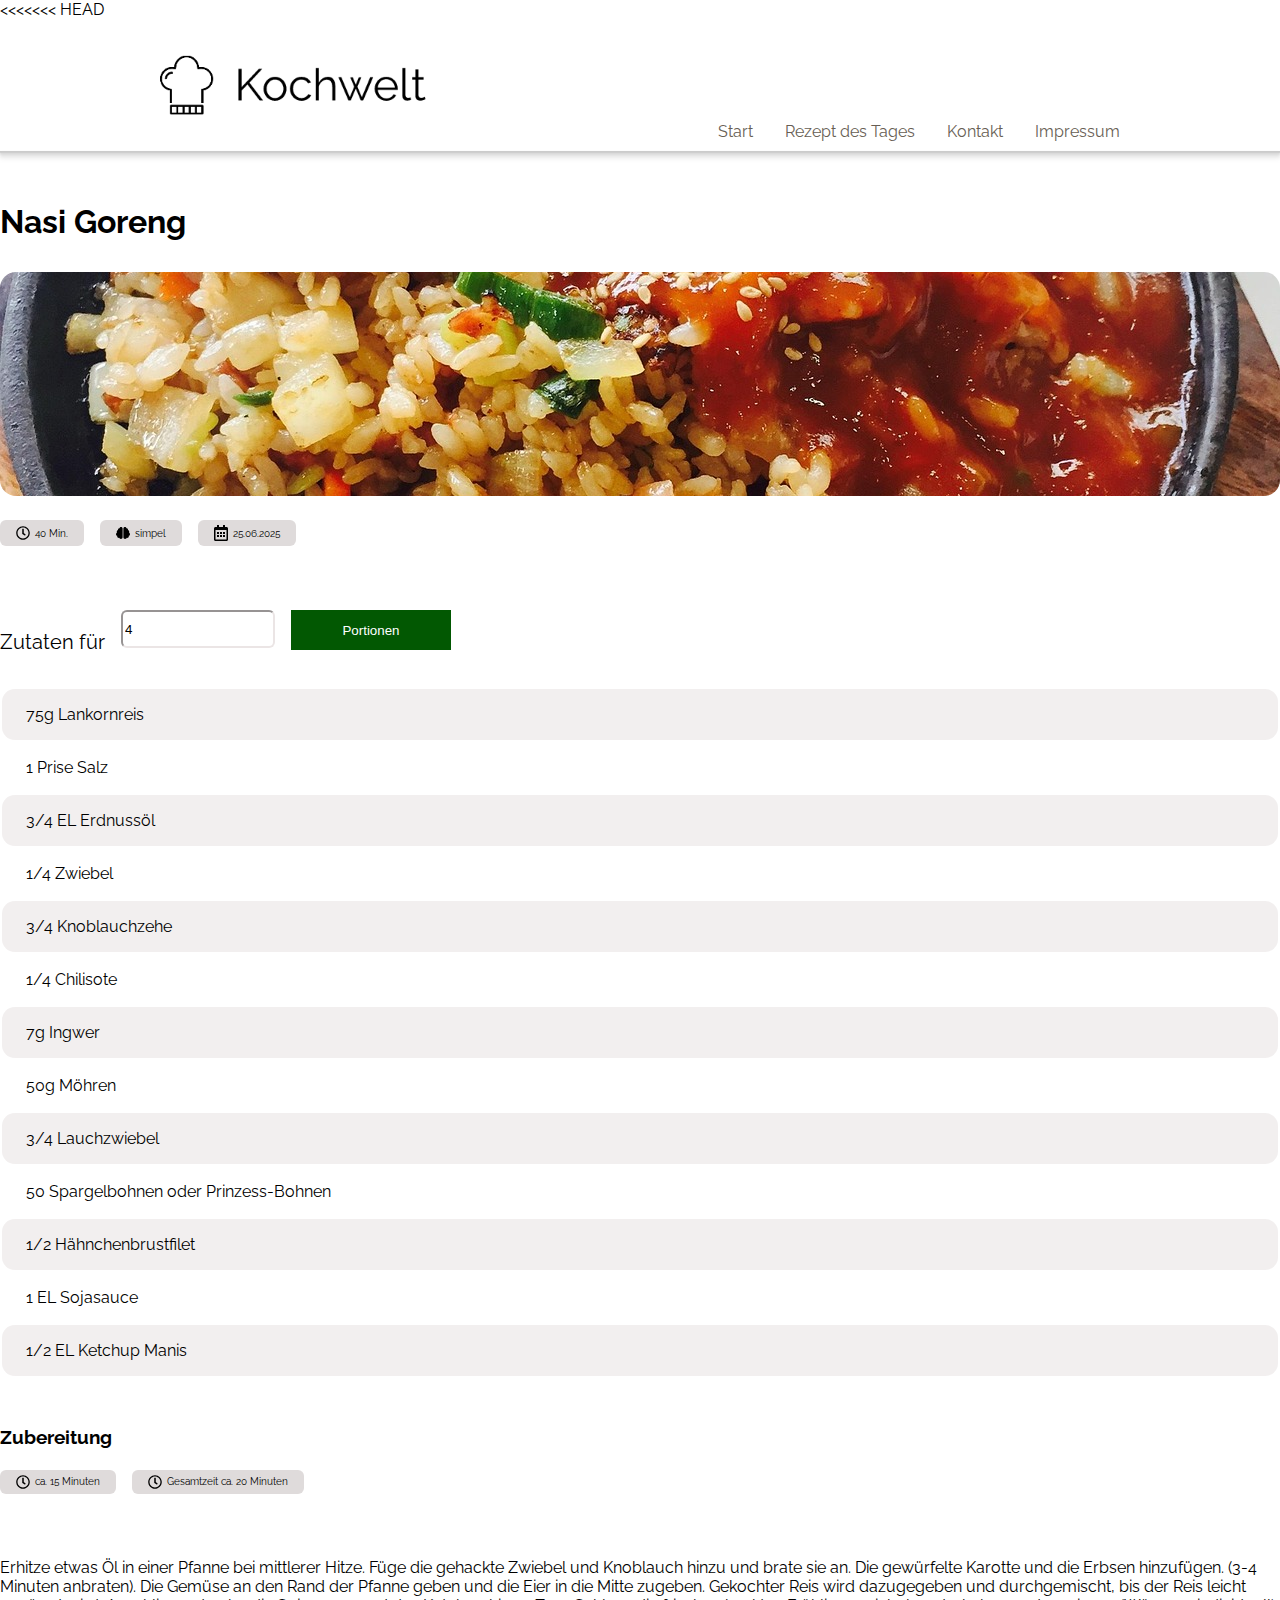
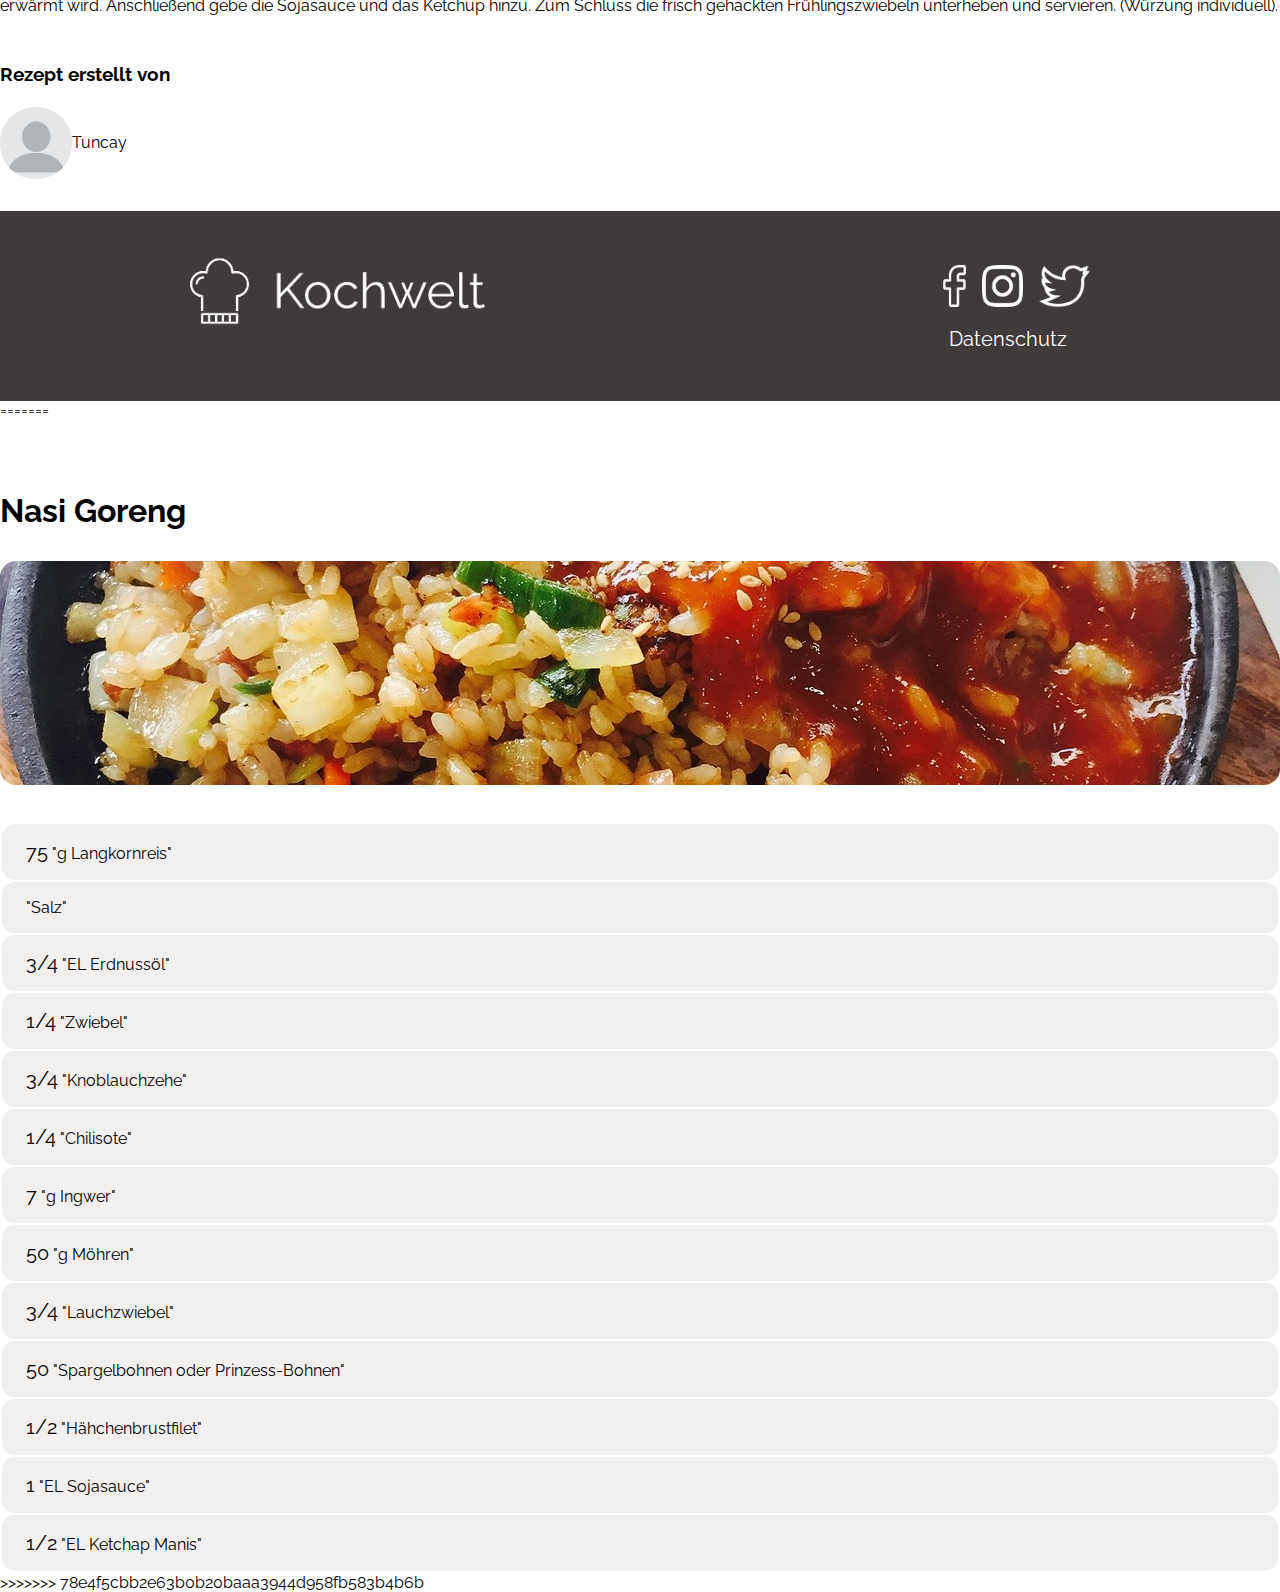
<file: nasigoreng.html>
<<<<<<< HEAD
<!DOCTYPE html>
<html lang="en">
<head>
    <meta charset="UTF-8">
    <meta name="viewport" content="width=device-width, initial-scale=1.0">
    <title>Nasi Goreng</title>
    <link rel="stylesheet" href="main-style.css">
    <link rel="stylesheet"href="header-style.css">
    <link rel="stylesheet" href="footer.css">
    <link rel="stylesheet" href="nasigoreng.css">

</head>
<body>
     <header>
        <a href="./index.html"><div id="logo"role="img" aria-label="Kochwelt Logo"></div></a>
            <nav class="distance horizontal">
                <a class="grey" href="./index.html"target="_self">Start</a>
                <a class="grey" href=""target="_self">Rezept des Tages</a>
                <a class="grey" href="./Contact.html"target="_self">Kontakt</a>
                <a class="grey" href="./Impressum.html" target="_self">Impressum</a>
            </nav>
        <div id="separator_horizontal"></div>
    </header>

    <section>
            <h2>Nasi Goreng</h2>
            <img src="./img/nasigoreng.jpg" alt="Nasi Goreng" class="food-image">
        <div class="information">
            <div class="icon-text">
                <img class="icon-image" src="./img/icons/clock-regular.svg" alt="timer">
                <p class="p-text">40 Min.</p>
            </div>
            <div class="icon-text">
                <img class="icon-image" src="./img/icons/brain-solid.svg" alt="brain">
                <p class="p-text">simpel</p>
            </div>
            <div class="icon-text">
                <img class="icon-image" src="./img/icons/calendar-alt-regular.svg" alt="calender">
                <p class="p-text">25.06.2025</p>
            </div>
        </div>

    <div> 
        <div class="portion">
            <p>Zutaten für</p>
            <input Class="input-portion" type="number" id="input-portion" min="1" max="8" value="4" placeholder="How many Person?">
            <button class="button-portion" type="button" onclick="aktualisiereZutaten()" >Portionen</button>
            </select>
            
        </div>


<table>
    <tbody>
    <tr>
        <td data-menge="75" data-einheit="g" data-zutat="Langkornreis">75g Lankornreis</td>
    </tr>
    <tr>
        <td class="td-white" data-menge="1" data-einheit="Prise" data-zutat="Salz">1 Prise Salz</td>
    </tr>
    <tr>
        <td data-menge="3/4" data-einheit="EL" data-zutat="Erdnussöl">3/4 EL Erdnussöl</td>
    </tr>
    <tr>
        <td class="td-white" data-menge="1/4" data-einheit="" data-zutat="Zwiebel">1/4 Zwiebel</td>
    </tr>
    <tr>
        <td data-menge="3/4" data-einheit="" data-zutat="Langkornreis">3/4 Knoblauchzehe</td>
    </tr>
    <tr>
        <td class="td-white" data-menge="1/4" data-einheit="" data-zutat="Chilisote">1/4 Chilisote</td>
    </tr>
    <tr>
        <td data-menge="7" data-einheit="g" data-zutat="Ingwer">7g Ingwer</td>
    </tr>
    <tr>
        <td class="td-white" data-menge="50" data-einheit="g" data-zutat="Möhre">50g Möhren</td>
    </tr>
    <tr>
        <td data-menge="3/4" data-einheit="" data-zutat="Lauchzwiebel">3/4 Lauchzwiebel</td>
    </tr>
    <tr>
        <td class="td-white" data-menge="50" data-einheit="" data-zutat="Spargelbohnen oder Prinzess-Bohnen">50 Spargelbohnen oder Prinzess-Bohnen</td>
    </tr>
    <tr>
        <td data-menge="1/2" data-einheit="" data-zutat="Hähnchenbrustfilet">1/2 Hähnchenbrustfilet</td>
    </tr>
    <tr>
        <td class="td-white" data-menge="1" data-einheit="EL" data-zutat="Sojasauce">1 EL Sojasauce</td>
    </tr>
    <tr>
        <td data-menge="1/2" data-einheit="EL" data-zutat="Ketchup Manis">1/2 EL Ketchup Manis</td>
    </tr>
</tbody>
</table>
</div>

<div>
    <h3 class="h3-element">Zubereitung</h3>
</div>

<div class="information">
    <div class="icon-text">
        <img class="icon-image" src="./img/icons/clock-regular.svg" alt="Timer">
        <p class="p-text">ca. 15 Minuten</p>
    </div>
    <div class="icon-text">
        <img class="icon-image" src="./img/icons/clock-regular.svg" alt="timer">
    <p class="p-text">Gesamtzeit ca. 20 Minuten</p>
    </div>
</div>

<div>
<div class="info-text">
    Erhitze etwas Öl in einer Pfanne bei mittlerer Hitze.
    Füge die gehackte Zwiebel und Knoblauch hinzu und brate sie an.
    Die gewürfelte Karotte und die Erbsen hinzufügen. (3-4 Minuten anbraten).
    Die Gemüse an den Rand der Pfanne geben und die Eier in die Mitte zugeben. 
    Gekochter Reis wird dazugegeben und durchgemischt, bis der Reis leicht erwärmt wird.
    Anschließend gebe die Sojasauce und das Ketchup hinzu.
    Zum Schluss die frisch gehackten Frühlingszwiebeln unterheben und servieren. (Würzung individuell).
</div>
    <div class="info-profile">
    <div>
        <h3>Rezept erstellt von</h3>
    </div>
    <div class="profile-name"> 
        <img class="profile-img" src="./img/profile.png" alt="">
        Tuncay 
    </div>
</div>
</section>

 <footer>
        <div class="footer-left-side">
            <img class="footer-logo" src="./img/logo_white.png" alt="Logo-icon">

        </div>

        <div class="footer-right-side">
            <div class="footer-right-top">
            <a href="https://www.facebook.com/" target="_blank"> <img class="footer-icon" src="./img/facebook_white.png" alt="facebook-icon"> </a>
            <a href="https://www.instagram.com/" target="_blank"> <img class="footer-icon" src="./img/instagram_white.png" alt="instagram-icon"> </a>
            <a href="https://www.instagram.com/" target="_blank"> <img class="footer-icon" src="./img/twitter_white.png" alt="twitter-icon"> </a>
            </div>

            <div class="footer-right-bottom">
                <a class="footer-link" href="Datenschutz.html"><p>Datenschutz</p> </a>

            </div>
        </div>
    </footer>

</body>
<script src="./nasigoreng.js"></script>
</html>
=======
<head>

</head>

<body>
    

<section>
    <h2>Nasi Goreng</h2>
<img src="./img/nasigoreng.jpg" alt="Nasi Goreng" class="food-image">

<table>
    <tr>
        <td>
            <span>75</span>
            "g Langkornreis"
        </td>
    </tr>
    <tr>
        <td>
            <span></span>
            "Salz"
        </td>
    </tr>
    <tr>
        <td>
            <span>3/4</span>
            "EL Erdnussöl"
        </td>
    </tr>
    <tr>
        <td>
            <span>1/4</span>
            "Zwiebel"
        </td>
    </tr>
    <tr>
        <td>
            <span>3/4</span>
            "Knoblauchzehe"
        </td>
    </tr>
    <tr>
        <td>
            <span>1/4</span>
            "Chilisote"
        </td>
    </tr>
    <tr>
        <td>
            <span>7</span>
            "g Ingwer"
        </td>
    </tr>
    <tr>
        <td>
            <span>50</span>
            "g Möhren"
        </td>
    </tr>
    <tr>
        <td>
            <span>3/4</span>
            "Lauchzwiebel"
        </td>
    </tr>
    <tr>
        <td>
            <span>50</span>
            "Spargelbohnen oder Prinzess-Bohnen"
        </td>
    </tr>
    <tr>
        <td>
            <span>1/2</span>
            "Hähchenbrustfilet"
        </td>
    </tr>
    <tr>
        <td>
            <span>1</span>
            "EL Sojasauce"
        </td>
    </tr>
    <tr>
        <td>
            <span>1/2</span>
            "EL Ketchap Manis"
        </td>
    </tr>
</table>

</section>
</body>
>>>>>>> 78e4f5cbb2e63b0b20baaa3944d958fb583b4b6b
</file>
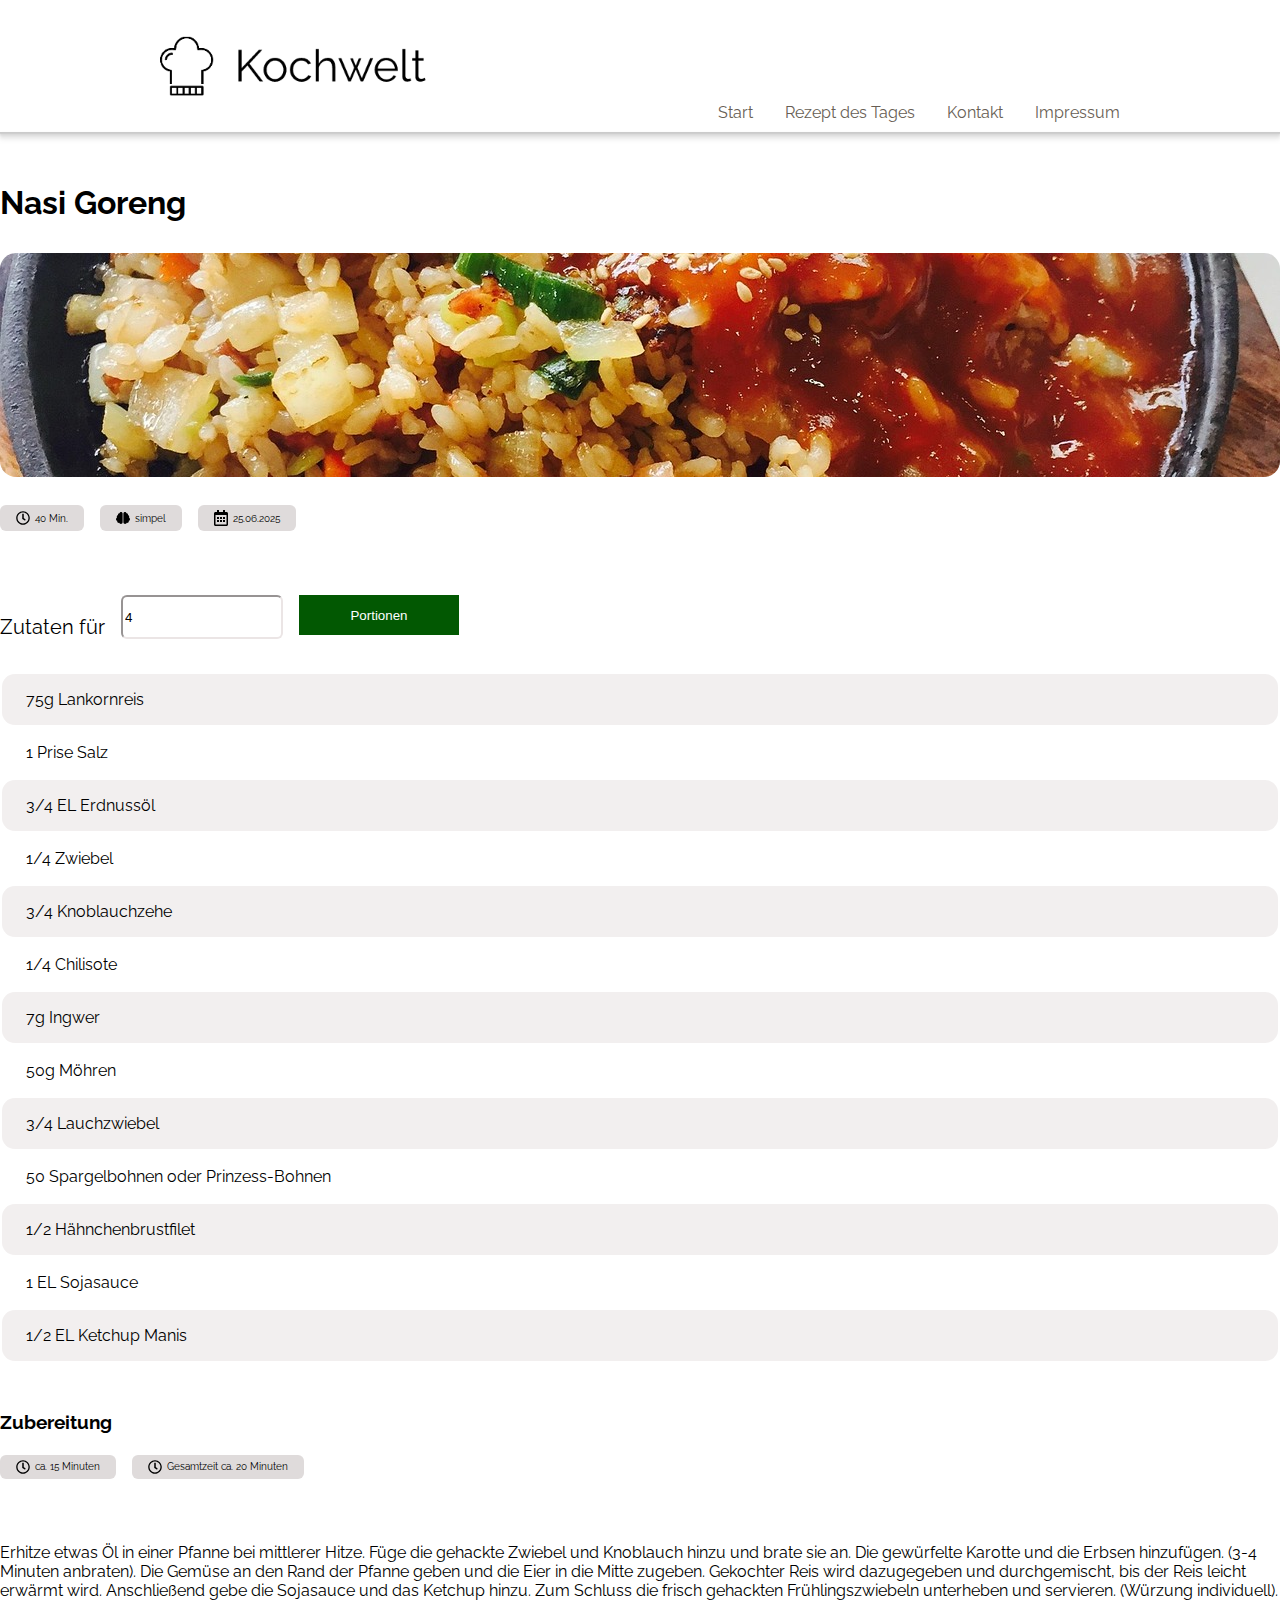
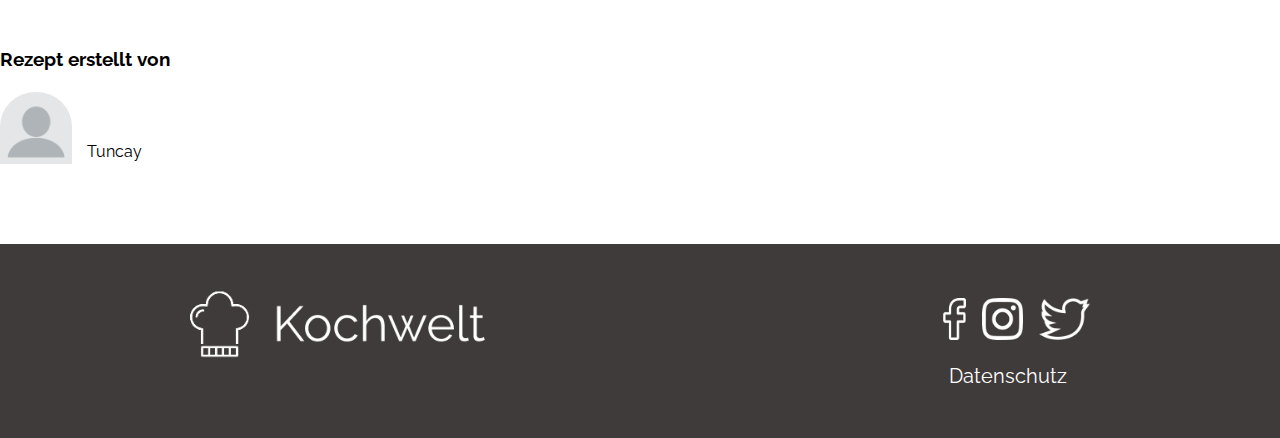
<file: nasigoreng_responsive.html>
<!DOCTYPE html>
<html lang="en">
<head>
    <meta charset="UTF-8">
    <meta name="viewport" content="width=device-width, initial-scale=1.0">
    <title>Nasi Goreng</title>
    <link rel="stylesheet" href="main-style.css">
    <link rel="stylesheet"href="header-style.css">
    <link rel="stylesheet" href="footer.css">
    <link rel="stylesheet" href="nasigoreng.css">
    <link rel="stylesheet" href="nasigoreng_responsive.css">

</head>
<body>
     <header>
        <a href="./index.html"><div id="logo"role="img" aria-label="Kochwelt Logo"></div></a>
            <nav class="distance horizontal">
                <a class="grey" href="./index.html"target="_self">Start</a>
                <a class="grey" href=""target="_self">Rezept des Tages</a>
                <a class="grey" href="./Contact.html"target="_self">Kontakt</a>
                <a class="grey" href="./Impressum.html" target="_self">Impressum</a>
            </nav>
        <div id="separator_horizontal"></div>
    </header>

    <section>
            <h2>Nasi Goreng</h2>
            <img src="./img/nasigoreng.jpg" alt="Nasi Goreng" class="food-image">
        <div class="information">
            <div class="icon-text">
                <img class="icon-image" src="./img/icons/clock-regular.svg" alt="timer">
                <p class="p-text">40 Min.</p>
            </div>
            <div class="icon-text">
                <img class="icon-image" src="./img/icons/brain-solid.svg" alt="brain">
                <p class="p-text">simpel</p>
            </div>
            <div class="icon-text">
                <img class="icon-image" src="./img/icons/calendar-alt-regular.svg" alt="calender">
                <p class="p-text">25.06.2025</p>
            </div>
        </div>

    <div> 
        <div class="portion">
            <p>Zutaten für</p>
            <input Class="input-portion" type="number" id="input-portion" min="1" max="8" value="4" placeholder="How many Person?">
            <button class="button-portion" type="button" onclick="aktualisiereZutaten()" >Portionen</button>
            </select>
            
        </div>


<table>
    <tbody>
    <tr>
        <td data-menge="75" data-einheit="g" data-zutat="Langkornreis">75g Lankornreis</td>
    </tr>
    <tr>
        <td class="td-white" data-menge="1" data-einheit="Prise" data-zutat="Salz">1 Prise Salz</td>
    </tr>
    <tr>
        <td data-menge="3/4" data-einheit="EL" data-zutat="Erdnussöl">3/4 EL Erdnussöl</td>
    </tr>
    <tr>
        <td class="td-white" data-menge="1/4" data-einheit="" data-zutat="Zwiebel">1/4 Zwiebel</td>
    </tr>
    <tr>
        <td data-menge="3/4" data-einheit="" data-zutat="Langkornreis">3/4 Knoblauchzehe</td>
    </tr>
    <tr>
        <td class="td-white" data-menge="1/4" data-einheit="" data-zutat="Chilisote">1/4 Chilisote</td>
    </tr>
    <tr>
        <td data-menge="7" data-einheit="g" data-zutat="Ingwer">7g Ingwer</td>
    </tr>
    <tr>
        <td class="td-white" data-menge="50" data-einheit="g" data-zutat="Möhre">50g Möhren</td>
    </tr>
    <tr>
        <td data-menge="3/4" data-einheit="" data-zutat="Lauchzwiebel">3/4 Lauchzwiebel</td>
    </tr>
    <tr>
        <td class="td-white" data-menge="50" data-einheit="" data-zutat="Spargelbohnen oder Prinzess-Bohnen">50 Spargelbohnen oder Prinzess-Bohnen</td>
    </tr>
    <tr>
        <td data-menge="1/2" data-einheit="" data-zutat="Hähnchenbrustfilet">1/2 Hähnchenbrustfilet</td>
    </tr>
    <tr>
        <td class="td-white" data-menge="1" data-einheit="EL" data-zutat="Sojasauce">1 EL Sojasauce</td>
    </tr>
    <tr>
        <td data-menge="1/2" data-einheit="EL" data-zutat="Ketchup Manis">1/2 EL Ketchup Manis</td>
    </tr>
</tbody>
</table>
</div>

<div>
    <h3 class="h3-element">Zubereitung</h3>
</div>

<div class="information">
    <div class="icon-text">
        <img class="icon-image" src="./img/icons/clock-regular.svg" alt="Timer">
        <p class="p-text">ca. 15 Minuten</p>
    </div>
    <div class="icon-text">
        <img class="icon-image" src="./img/icons/clock-regular.svg" alt="timer">
    <p class="p-text">Gesamtzeit ca. 20 Minuten</p>
    </div>
</div>

<div>
<div class="info-text">
    Erhitze etwas Öl in einer Pfanne bei mittlerer Hitze.
    Füge die gehackte Zwiebel und Knoblauch hinzu und brate sie an.
    Die gewürfelte Karotte und die Erbsen hinzufügen. (3-4 Minuten anbraten).
    Die Gemüse an den Rand der Pfanne geben und die Eier in die Mitte zugeben. 
    Gekochter Reis wird dazugegeben und durchgemischt, bis der Reis leicht erwärmt wird.
    Anschließend gebe die Sojasauce und das Ketchup hinzu.
    Zum Schluss die frisch gehackten Frühlingszwiebeln unterheben und servieren. (Würzung individuell).
</div>
    <div class="info-profile">
    <div>
        <h3>Rezept erstellt von</h3>
    </div>
    <div class="profile-name"> 
        <img class="profile-img" src="./img/profile.png" alt="">
        Tuncay 
    </div>
</div>
</section>

 <footer>
        <div class="footer-left-side">
            <img class="footer-logo" src="./img/logo_white.png" alt="Logo-icon">

        </div>

        <div class="footer-right-side">
            <div class="footer-right-top">
            <a href="https://www.facebook.com/" target="_blank"> <img class="footer-icon" src="./img/facebook_white.png" alt="facebook-icon"> </a>
            <a href="https://www.instagram.com/" target="_blank"> <img class="footer-icon" src="./img/instagram_white.png" alt="instagram-icon"> </a>
            <a href="https://www.instagram.com/" target="_blank"> <img class="footer-icon" src="./img/twitter_white.png" alt="twitter-icon"> </a>
            </div>

            <div class="footer-right-bottom">
                <a class="footer-link" href="Datenschutz.html"><p>Datenschutz</p> </a>

            </div>
        </div>
    </footer>

</body>
<script src="./nasigoreng.js"></script>
</html>
</file>
<file: main-style.css>
html {
    scroll-behavior: smooth;
}
body {
    margin: 0px;
    font-family: raleway;
}

.button{
    font-size: 16px;
    background-color: rgb(0, 128, 0);
    outline-style: solid;
    border: none;
    color: white;
    padding: 12px 48px;
    border-radius: 0px;
    display: flex;
    gap: 5px;
    cursor: pointer;
}
.button:hover{
    background-color:rgb(0, 160, 0);
}
#button-link{
    text-decoration: none;
}
h1{
    font-size: 48px;
    font-optical-sizing: auto;
    font-weight: 600;
    font-style: normal;
    color: black;
    margin-bottom: 0px;
    text-align: center;
}
h2{
    font-size: 32px;
    font-optical-sizing: auto;
    font-weight: 700;
    font-style: normal;
    color: black;
    margin-top: 0px;
    margin-bottom: 32px;
    text-align: center;
}
h3{
    text-align: center;
    margin: 8px 0px;
}
p{
    font-size: 20px;
}
span{
    font-size: 20px;
}
@font-face {
    font-family: raleway;
    src: url(./fonts/Raleway-VariableFont_wght.ttf);
    font-display: fallback;
}
@media screen and (max-width: 700px){
    .button {
        padding: 12px 32px;
    }
}
@media screen and (max-width: 600px){
    .button {
        padding: 6px 16px;
    }
}
@media(max-width:600px){
    h1{
        font-size: 32px;
    }
    h2{
        font-size: 24px;
    }
    p{
        font-size: 16px;
    }
}
</file>
<file: landing-page-style.css>
.section-croissants{
    display: flex;
    padding: 0px 160px;
    margin-top: 120px;
}
.croissant-img{
    height: 300px;
    margin-top: 0px;
    border-radius: 10px;
}
.h2-croissants{
    text-align: left;
}
.croissants-info{
    margin-left: 32px;
}
.croissants-text{
    margin-bottom: 60px;
}
.recipe-overview{
.recipe-overview{
    display: flex;
    padding: 0px 160px;
    justify-content: space-between;
}
.single-reciepe{

}
.single-reciepe-img{
    width: 250px;
    height: 250px;
    object-fit: cover;
}
.section-proposal-overview{
    background-color: #EFEFEF;
    padding-top: 20px;
    padding-bottom: 64px;
    padding-bottom: 64px;
    margin-top: 100px;
}
.section-further-topics{
    padding: 0px 160px;
    margin-top: 60px;
    margin-bottom: clamp(24px, 10vw, 160px);
}
.container-further-topics-info{
    display: flex;
}
.further-topics-img{
    height: 250px;
    width: 250px;
    border-radius: 10px;
    object-fit: cover;
    margin-left: 32px;
}
.further-topics-text{
    margin-top:32px;
    flex:1;
}

@media(max-width: 1200px){
    .section-croissants{
        flex-direction: column;
        padding-right: clamp(24px, 10vw, 160px);
        padding-left: clamp(24px, 10vw, 160px);
        margin-top: clamp(24px, 8vw, 120px);
    }
    .croissant-img{
        object-fit: cover;
        margin-bottom: 32px;
    }
    .croissants-info{
        margin-left: 0px;
        align-items: center;
        flex-direction: column;
        display: flex;
    }
    .croissants-text{
        text-align: justify;
    }
    .section-proposal-overview{
        margin-top: 50px;
    }
    .recipe-overview{
        flex-direction: column;
        align-items: center;
    }
    .single-recipe{
        margin-bottom: 16px;
    }
    .single-recipe-img{
            width: 400px;
            height: 400px;
    }
    @media(max-width:1000px){
        .section-further-topics{
            padding-right: clamp(24px, 10vw, 160px);
            padding-left: clamp(24px, 10vw, 160px);
        }
        .container-further-topics-info{
            flex-direction: column-reverse;
        }
        .further-topics-img{
            object-fit: cover;
            width: unset;
            margin-left: 0px;
        }
        .further-topics-text{
            text-align: justify;
        }
    }

    @media(max-width: 600px){
        .single-recipe-img{
            width: 200px;
            height: 200px;
        }    
    }

    .section-proposal-overview{
        margin-top: 50px;
    }
    .recipe-overview{
        flex-direction: column;
        align-items: center;
    }
    .single-recipe{
        margin-bottom: 16px;
    }
    .single-recipe-img{
            width: 400px;
            height: 400px;
    }
    @media(max-width:1000px){
        .section-further-topics{
            padding-right: clamp(24px, 10vw, 160px);
            padding-left: clamp(24px, 10vw, 160px);
        }
        .container-further-topics-info{
            flex-direction: column-reverse;
        }
        .further-topics-img{
            object-fit: cover;
            width: unset;
            margin-left: 0px;
        }
        .further-topics-text{
            text-align: justify;
        }
    }

    @media(max-width:1000px){
        .section-further-topics{
            padding-right: clamp(24px, 10vw, 160px);
            padding-left: clamp(24px, 10vw, 160px);
        }
        .container-further-topics-info{
            flex-direction: column-reverse;
        }
        .further-topics-img{
            object-fit: cover;
            width: unset;
            margin-left: 0px;
        }
    }

    @media(max-width:1000px){
        .section-further-topics{
            padding-right: clamp(24px, 10vw, 160px);
            padding-left: clamp(24px, 10vw, 160px);
        }
        .container-further-topics-info{
            flex-direction: column-reverse;
        }
        .further-topics-img{
            object-fit: cover;
            width: unset;
            margin-left: 0px;
        }
    }

    @media(max-width: 600px){
        .single-recipe-img{
            width: 200px;
            height: 200px;
        }    
    }


}
</file>
<file: carbonara.css>
h1{
    text-align: left;
    margin-bottom: 32px;
}
.margin-body{
    margin: 0px 160px;
    width: 1120px;
}
.carbonara-img{
    height: 240px;
    width: 1120px;
    object-fit: cover;
    border-radius: 5px;
    border: none;
}
.button-info{
    display: flex;
    align-items: center;
    border-radius: 5px;
    border: none;
    height: 32px;
    padding: 0px 16px;
}
.section-recipe-info{
    display: flex;
    gap: 32px;
    margin-top: 24px;
}
.icon-img{
    height: 16px;
    margin-right: 8px;
}
</file>
<file: header-style.css>
header {
  height: 112px;
  width: 100%;
  margin: 0px;
  display: flex;
  flex-wrap: wrap;
  justify-content: space-between;
}
.grey {
  color: #675e54;
}
#logo {
  background-image: url(./img/logo_black.png);
  background-repeat: no-repeat;
  background-size: contain;
  background-position: center;
  width: 300px;
  height: 92px;
  display: flex;
  margin-top: 20px;
  margin-bottom: 20px;
  margin-left: 160px;
}
a {
  text-decoration: none;
  color: black;
}
a:hover {
  text-decoration: underline;
  color: green;
}
.distance {
  gap: 32px;
  padding-bottom: 10px;
  margin-right: 160px;
}
.horizontal {
  display: flex;
  align-items: flex-end;
}
.burgermenu {
  background-image: url(/img/icons/bars-solid.svg);
  background-repeat: no-repeat;
  width: 24px;
  height:auto;
  display: none;
  margin-top:80px;
  margin-right:240px;
}
a:hover {
  text-decoration: underline;
  color: green;
}
#separator_horizontal {
  border-bottom: 0.5px solid rgb(0, 0, 0);
  box-shadow: 0px 0.5px 0.5px rgb(0, 0, 0), 0px 1px 1px rgb(0, 0, 0),
    0px 2px 2px rgb(0, 0, 0), 0px 3px 3px rgb(0, 0, 0), 0px 4px 4px rgb(0, 0, 0),
    0px 5px 5px rgb(0, 0, 0);
  width: 100%;
  opacity: 0.2;
}

/* Media Query */
@media screen and (max-width: 1050px){
  .distance {
    gap: 16px;
  }
    body {
    margin: 0px;
    font-family: raleway;
    font-size: 12px;
  }
}
@media screen and (max-width: 900px){
    #logo {
    width:200px;
  }
}
@media screen and (max-width: 800px){
    .distance {
    gap: 8px;
  }
}
@media screen and (max-width: 775px){
    nav.distance.horizontal {
    display: none;
    }
    .burgermenu {
    display: unset;
  }
}

/* Media Query */
@media screen and (max-width: 1050px){
  .distance {
    gap: 16px;
  }
    body {
    margin: 0px;
    font-family: raleway;
    font-size: 12px;
  }
}
@media screen and (max-width: 900px){
    #logo {
    width:200px;
  }
}
@media screen and (max-width: 800px){
    .distance {
    gap: 8px;
  }
}
@media screen and (max-width: 775px){
    nav.distance.horizontal {
    display: none;
    }
    .burgermenu {
    display: unset;
  }
}

/* Media Query */
@media screen and (max-width: 1050px){
  .distance {
    gap: 16px;
  }
    body {
    margin: 0px;
    font-family: raleway;
    font-size: 12px;
  }
}
@media screen and (max-width: 900px){
    #logo {
    width:200px;
  }
}
@media screen and (max-width: 800px){
    .distance {
    gap: 8px;
  }
}
@media screen and (max-width: 775px){
    nav.distance.horizontal {
    display: none;
    }
    .burgermenu {
    display: unset;
  }
}

/* Media Query */
@media screen and (max-width: 1050px){
  .distance {
    gap: 16px;
  }
    body {
    margin: 0px;
    font-family: raleway;
    font-size: 12px;
  }
}
@media screen and (max-width: 900px){
    #logo {
    width:200px;
  }
}
@media screen and (max-width: 800px){
    .distance {
    gap: 8px;
  }
}
@media screen and (max-width: 775px){
    nav.distance.horizontal {
    display: none;
    }
    .burgermenu {
    display: unset;
  }
}

/* Media Query */
@media screen and (max-width: 1050px){
  .distance {
    gap: 16px;
  }
    body {
    margin: 0px;
    font-family: raleway;
    font-size: 12px;
  }
}
@media screen and (max-width: 900px){
    #logo {
    width:200px;
  }
}
@media screen and (max-width: 800px){
    .distance {
    gap: 8px;
  }
}
@media screen and (max-width: 775px){
    nav.distance.horizontal {
    display: none;
    }
    .burgermenu {
    display: unset;
  }
}

/* Media Query */
@media screen and (max-width: 1050px){
  .distance {
    gap: 16px;
  }
    body {
    margin: 0px;
    font-family: raleway;
    font-size: 12px;
  }
}
@media screen and (max-width: 900px){
    #logo {
    width:200px;
  }
}
@media screen and (max-width: 800px){
    .distance {
    gap: 8px;
  }
}
@media screen and (max-width: 775px){
    nav.distance.horizontal {
    display: none;
    }
    .burgermenu {
    display: unset;
  }
}

/* Media Query */
@media screen and (max-width: 1050px){
  .distance {
    gap: 16px;
  }
    body {
    margin: 0px;
    font-family: raleway;
    font-size: 12px;
  }
}
@media screen and (max-width: 900px){
    #logo {
    width:200px;
  }
}
@media screen and (max-width: 800px){
    .distance {
    gap: 8px;
  }
}
@media screen and (max-width: 775px){
    nav.distance.horizontal {
    display: none;
    }
    .burgermenu {
    display: unset;
  }
}

/* Media Query */
@media screen and (max-width: 1050px){
  .distance {
    gap: 16px;
  }
    body {
    margin: 0px;
    font-family: raleway;
    font-size: 12px;
  }
}
@media screen and (max-width: 900px){
    #logo {
    width:200px;
  }
}
@media screen and (max-width: 800px){
    .distance {
    gap: 8px;
  }
}
@media screen and (max-width: 775px){
    nav.distance.horizontal {
    display: none;
    }
    .burgermenu {
    display: unset;
  }
}

/* Media Query */
@media screen and (max-width: 1050px){
  .distance {
    gap: 16px;
  }
    body {
    margin: 0px;
    font-family: raleway;
    font-size: 12px;
  }
}
@media screen and (max-width: 900px){
    #logo {
    width:200px;
  }
}
@media screen and (max-width: 800px){
    .distance {
    gap: 8px;
  }
}
@media screen and (max-width: 775px){
    nav.distance.horizontal {
    display: none;
    }
    .burgermenu {
    display: unset;
  }
}

/* Media Query */
@media screen and (max-width: 1050px){
  .distance {
    gap: 16px;
  }
    body {
    margin: 0px;
    font-family: raleway;
    font-size: 12px;
  }
}
@media screen and (max-width: 900px){
    #logo {
    width:200px;
  }
}
@media screen and (max-width: 800px){
    .distance {
    gap: 8px;
  }
}
@media screen and (max-width: 775px){
    nav.distance.horizontal {
    display: none;
    }
    .burgermenu {
    display: unset;
  }
}

/* Media Query */
@media screen and (max-width: 1050px){
  .distance {
    gap: 16px;
  }
    body {
    margin: 0px;
    font-family: raleway;
    font-size: 12px;
  }
}
@media screen and (max-width: 900px){
    #logo {
    width:200px;
  }
}
@media screen and (max-width: 800px){
    .distance {
    gap: 8px;
  }
}
@media screen and (max-width: 775px){
    nav.distance.horizontal {
    display: none;
    }
    .burgermenu {
    display: unset;
  }
}

/* Media Query */
@media screen and (max-width: 1050px){
  .distance {
    gap: 16px;
  }
    body {
    margin: 0px;
    font-family: raleway;
    font-size: 12px;
  }
}
@media screen and (max-width: 900px){
    #logo {
    width:200px;
  }
}
@media screen and (max-width: 800px){
    .distance {
    gap: 8px;
  }
}
@media screen and (max-width: 775px){
    nav.distance.horizontal {
    display: none;
    }
    .burgermenu {
    display: unset;
  }
}

/* Media Query */
@media screen and (max-width: 1050px){
  .distance {
    gap: 16px;
  }
    body {
    margin: 0px;
    font-family: raleway;
    font-size: 12px;
  }
}
@media screen and (max-width: 900px){
    #logo {
    width:200px;
  }
}
@media screen and (max-width: 800px){
    .distance {
    gap: 8px;
  }
}
@media screen and (max-width: 775px){
    nav.distance.horizontal {
    display: none;
    }
    .burgermenu {
    display: unset;
  }
}

/* Media Query */
@media screen and (max-width: 1050px){
  .distance {
    gap: 16px;
  }
    body {
    margin: 0px;
    font-family: raleway;
    font-size: 12px;
  }
}
@media screen and (max-width: 900px){
    #logo {
    width:200px;
  }
}
@media screen and (max-width: 800px){
    .distance {
    gap: 8px;
  }
}
@media screen and (max-width: 775px){
    nav.distance.horizontal {
    display: none;
    }
    .burgermenu {
    display: unset;
  }
}

/* Media Query */
@media screen and (max-width: 1050px){
  .distance {
    gap: 16px;
  }
    body {
    margin: 0px;
    font-family: raleway;
    font-size: 12px;
  }
}
@media screen and (max-width: 900px){
    #logo {
    width:200px;
  }
}
@media screen and (max-width: 800px){
    .distance {
    gap: 8px;
  }
}
@media screen and (max-width: 775px){
    nav.distance.horizontal {
    display: none;
    }
    .burgermenu {
    display: unset;
  }
}

/* Media Query */
@media screen and (max-width: 1050px){
  .distance {
    gap: 16px;
  }
    body {
    margin: 0px;
    font-family: raleway;
    font-size: 12px;
  }
}
@media screen and (max-width: 900px){
    #logo {
    width:200px;
  }
}
@media screen and (max-width: 800px){
    .distance {
    gap: 8px;
  }
}
@media screen and (max-width: 775px){
    nav.distance.horizontal {
    display: none;
    }
    .burgermenu {
    display: unset;
  }
}

/* Media Query */
@media screen and (max-width: 1050px){
  .distance {
    gap: 16px;
  }
    body {
    margin: 0px;
    font-family: raleway;
    font-size: 12px;
  }
}
@media screen and (max-width: 900px){
    #logo {
    width:200px;
  }
}
@media screen and (max-width: 800px){
    .distance {
    gap: 8px;
  }
}
@media screen and (max-width: 775px){
    nav.distance.horizontal {
    display: none;
    }
    .burgermenu {
    display: unset;
  }
}

/* Media Query */
@media screen and (max-width: 1050px){
  .distance {
    gap: 16px;
  }
    body {
    margin: 0px;
    font-family: raleway;
    font-size: 12px;
  }
}
@media screen and (max-width: 900px){
    #logo {
    width:200px;
  }
}
@media screen and (max-width: 800px){
    .distance {
    gap: 8px;
  }
}
@media screen and (max-width: 775px){
    nav.distance.horizontal {
    display: none;
    }
    .burgermenu {
    display: unset;
  }
}

/* Media Query */
@media screen and (max-width: 1050px){
  .distance {
    gap: 16px;
  }
    body {
    margin: 0px;
    font-family: raleway;
    font-size: 12px;
  }
}
@media screen and (max-width: 900px){
    #logo {
    width:200px;
  }
}
@media screen and (max-width: 800px){
    .distance {
    gap: 8px;
  }
}
@media screen and (max-width: 775px){
    nav.distance.horizontal {
    display: none;
    }
    .burgermenu {
    display: unset;
  }
}

/* Media Query */
@media screen and (max-width: 1050px){
  .distance {
    gap: 16px;
  }
    body {
    margin: 0px;
    font-family: raleway;
    font-size: 12px;
  }
}
@media screen and (max-width: 900px){
    #logo {
    width:200px;
  }
}
@media screen and (max-width: 800px){
    .distance {
    gap: 8px;
  }
}
@media screen and (max-width: 775px){
    nav.distance.horizontal {
    display: none;
    }
    .burgermenu {
    display: unset;
  }
}

/* Media Query */
@media screen and (max-width: 1050px){
  .distance {
    gap: 16px;
  }
    body {
    margin: 0px;
    font-family: raleway;
    font-size: 12px;
  }
}
@media screen and (max-width: 900px){
    #logo {
    width:200px;
    padding-left: clamp(24px, 10vw, 160px);
  }
    .distance {
    gap: 8px;
}
@media screen and (max-width: 800px){ 
    .distance {
    gap: 8px;
  }
} 
@media screen and (max-width: 775px){ 
    nav.distance.horizontal {
    display: none;
    }
    .burgermenu {
    display: none;
    }
}
</file>
<file: footer.css>
footer {
    background-color: rgb(64, 59, 59);
    display: flex;
    justify-content: space-between;
    padding: 30px 30px;
}

.footer-left-side{
    display: flex;
    margin-left: 160px;
}


.footer-right-side {
    margin-right: 160px;
}

.footer-logo {
    height: 100px;
}

.footer-right-top{
    display: flex;
    justify-content: center;
    padding-top: 24px;
}

.footer-icon {
    height: 42px;
    width: auto;
    margin-left: 16px;
}

.footer-link {
    text-decoration: none;
    color: white;
    text-align: center
}
</file>
<file: Contact.css>
#leftaligningcontact {
    text-align:left;
}
.form-wrapper {
    flex:1;
    display: flex;
    align-items: center;
    justify-content: center;
    margin-top: 100px;
    margin-bottom: 100px;
}
.formfield {
    max-width: 700px;
    min-width: 200px;
    background-color: #dcdcdc;
    border-radius: 10px;
    box-sizing: border-box;
    display: flex;
    flex-direction: column;
    align-items: center;
    gap: 15px;
    padding:0 20px;
}
.input-textarea {
    width: 500px;
    min-width: 80%;
    padding: 12px 20px;
    margin: 8px 0;
    border: 1px solid #ccc;
    border-radius: 10px;
    box-sizing: border-box;
}
.grouping {
    display: flex;
    flex-direction: column;
    align-items: left;
}
.message-area {
    width: 500px;
    min-width: 80%;
    height: 300px;
    border-radius: 10px;
}
.input-submit {
    width: 200px;
    background-color: #4CAF50;
    color: white;
    padding: 14px 20px;
    margin: 8px 0;
    border: none;
    border-radius: 4px;
    cursor: pointer;
    display: flex;
    justify-content: center;
    font-size: 16px;
}   
.left {
    text-align: left;
}
.input-submit:hover {
    background-color: #45a049;
}
div {
    border-radius: 5px;
}
.container-body {
    display: flex;
    flex-direction: column;
}
@media screen and (max-width:700px) {
    .input-textarea {
        width: 400px;
    }
.message-area {
        width: 400px;
    }
}
@media screen and (max-width:500px) {
    .input-textarea {
        width: 300px;
    }
.message-area {
        width: 300px;
    }
}
@media screen and (max-width:400px) {
    .input-textarea {
        width: 250px;
    }
.message-area {
        width: 250px;
    }
}
</file>
<file: croissants.css>
h1, h2, h3{
    text-align: left;
    margin-bottom: 32px;
}
.section-welcome{
    margin-right: clamp(24px, 11.1vw, 160px);
    margin-left: clamp(24px, 11.1vw, 160px);
    margin-top: 80px;
    flex:1;
}
.container-carbonara-img{
    display: flex;
    padding-bottom: 128px;
}
.carbonara-img{
    height: 240px;
    width: 100%;
    object-fit: cover;
    border-radius: 5px;
    border: none;
}
.croissants-body{
    flex-direction: column;
    display: flex;
    height: 100vh;
}
</file>
<file: nasigoreng.css>
.nasigoreng-main {
    margin-left: 160px;
    margin-right: 160px;
}
.food-image {
    width: 100%;
    height: 14rem;
    object-fit: cover;
    margin-bottom: 24px;
    border-radius: 16px;
}

h2 {
    text-align: left;
    padding-top: 72px;
}

h3 {
    padding-top: 40px;
    text-align: left;
    padding-bottom: 14px;
}
.icon-image {
    width: 14px;
    margin-right: 5px;
}

.icon-text {
    background: rgb(223, 219, 219);
    border-radius: 6px;
    padding: 5px 16px;
    display: flex;
    align-items: center;
}

.p-text{
    font-size: 10px;
    margin: 0px;
}

.information{
    display: flex;
    margin-bottom: 64px;
    gap: 16px;
}

.portion {
    display: flex;
    gap: 16px;
}

.input-portion {
    width: 154px;
    height: 38px;
    border-radius: 6px;
    border-color: rgb(235, 229, 229);
}

.button-portion {
    background-color: rgb(2, 88, 2);
    border: none;
    width: 160px;
    height: 40px;
    color: #fff;
}

.profile-img {
    width: 72px;
    border-radius: 35px;
}

.profile-name{
    display: flex;
    align-items: center;
    padding-bottom: 32px;
}

table{
    border-collapse: separate;
}


td {
    border-radius: 0.8rem;
    background: rgba(241, 237, 237, 0.9);
    padding-top: 1rem;
    padding-bottom: 1rem;
    padding-left: 24px;
}

table {
    width: 100%;
    margin-top: 0.8rem;
}

.td-white {
    background-color: #fff;
}

.button-portion:hover{
    background-color:rgb(0, 160, 0);
}
</file>
<file: nasigoreng_responsive.css>
html {
    padding-right: clamp(24px 10vw 160px);
}
.food-image {
    width: 100%;
    height: 14rem;
    object-fit: cover;
    margin-bottom: 24px;
    border-radius: 16px;
}

h2 {
    text-align: left;
    padding-top: 72px;
}

h3 {
    padding-top: 40px;
    text-align: left;
    padding-bottom: 14px;
}
.icon-image {
    width: 14px;
    margin-right: 5px;
}

.icon-text {
    background: rgb(223, 219, 219);
    border-radius: 6px;
    padding: 5px 16px;
    display: flex;
    align-items: center;
}

.p-text{
    font-size: 10px;
    margin: 0px;
}

.information{
    display: flex;
    margin-bottom: 64px;
    gap: 16px;
}

.portion {
    display: flex;
    gap: 16px;
}

.input-portion {
    width: 154px;
    height: 38px;
    border-radius: 6px;
    border-color: rgb(235, 229, 229);
}

.button-portion {
    background-color: rgb(2, 88, 2);
    border: none;
    width: 160px;
    height: 40px;
    color: #fff;
}

.profile-img {
    width: 72px;
    border-radius: 35px;
}

.profile-name{
    display: flex;
    align-items: center;
}

.profile-img {
    margin-right: 15px;
    padding-bottom: 48px;
}

table{
    border-collapse: separate;
}


td {
    border-radius: 0.8rem;
    background: rgba(241, 237, 237, 0.9);
    padding-top: 1rem;
    padding-bottom: 1rem;
    padding-left: 24px;
}

table {
    width: 100%;
    margin-top: 0.8rem;
}

.td-white {
    background-color: #fff;
}

@media(max-width: 630px) {
    html{
        padding: 0 80px;
    }
    
    
    .information {
        flex-direction: column;
        align-items: center;
    }

    .portion{
        flex-direction: column;
        align-items: center;
    }

    h2 {
        font-size: 24px;
    }

    h3{
        font-size: 16px;
    }
}

@media(max-width: 440px){
    html {
        padding: 0 40px;
    }
}
</file>
